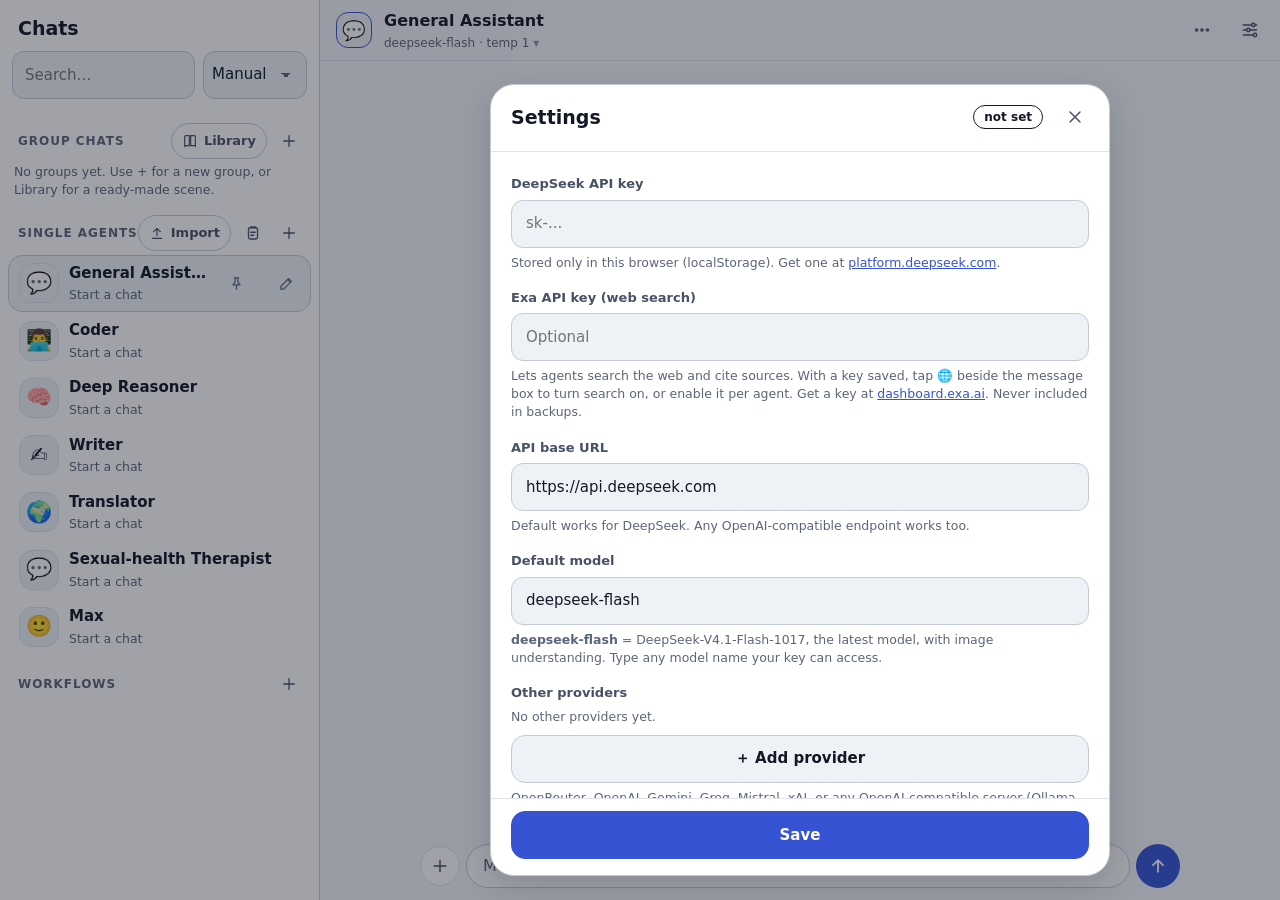
<file: index.html>
<!doctype html>
<html lang="en">
<head>
<meta charset="utf-8" />
<meta name="viewport" content="width=device-width, initial-scale=1, viewport-fit=cover, interactive-widget=resizes-content" />
<meta name="theme-color" content="#0b0f17" />
<meta name="apple-mobile-web-app-capable" content="yes" />
<meta name="mobile-web-app-capable" content="yes" />
<meta name="apple-mobile-web-app-status-bar-style" content="black-translucent" />
<meta name="apple-mobile-web-app-title" content="DS Agents" />
<link rel="manifest" href="manifest.json" />
<link rel="icon" type="image/png" sizes="192x192" href="icon-192.png" />
<link rel="apple-touch-icon" href="icon-192.png" />
<meta name="color-scheme" content="dark light" />
<title>DeepSeek Agents</title>
<link rel="stylesheet" href="styles.css?v=20261117b" />
</head>
<body>
  <header>
    <button class="icon-btn" id="menuBtn" aria-label="Open chats"><svg class="i" viewBox="0 0 24 24" aria-hidden="true"><path d="M4 7h16M4 12h16M4 17h16"/></svg></button>
    <span class="h-avatar" id="hAvatar" aria-hidden="true">💬</span>
    <div class="title" role="button" tabindex="0" title="Change model">
      <div class="name" id="hAgent">DeepSeek Agents</div>
      <div class="sub" id="hSub">Open the menu to pick an agent</div>
    </div>
    <button class="icon-btn" id="moodBtn" type="button" aria-label="Moods" title="Moods" hidden><svg class="i" viewBox="0 0 24 24" aria-hidden="true"><path d="M12 20s-7-4.4-7-10a4 4 0 0 1 7-2.6A4 4 0 0 1 19 10c0 5.6-7 10-7 10z"/></svg></button>
    <button class="icon-btn" id="chatMenuBtn" type="button" aria-label="Chat options" title="Chat options: download, duplicate, clear"><svg class="i" viewBox="0 0 24 24" aria-hidden="true"><circle cx="5.5" cy="12" r="1.3"/><circle cx="12" cy="12" r="1.3"/><circle cx="18.5" cy="12" r="1.3"/></svg></button>
    <button class="icon-btn" id="setBtn" aria-label="Settings" title="Settings"><svg class="i" viewBox="0 0 24 24" aria-hidden="true"><path d="M4 6h10M18 6h2M4 12h4M12 12h8M4 18h12"/><circle cx="16" cy="6" r="2"/><circle cx="10" cy="12" r="2"/><circle cx="18" cy="18" r="2"/></svg></button>
  </header>
  <div class="find-bar" id="findBar" hidden>
    <input class="field" id="findInput" type="search" placeholder="Find in this chat" autocomplete="off" enterkeyhint="search" aria-label="Find in this chat" />
    <span id="findCount" aria-live="polite"></span>
    <button class="icon-btn" id="findPrev" type="button" aria-label="Older match"><svg class="i" viewBox="0 0 24 24" aria-hidden="true"><path d="M6 15l6-6 6 6"/></svg></button>
    <button class="icon-btn" id="findNext" type="button" aria-label="Newer match"><svg class="i" viewBox="0 0 24 24" aria-hidden="true"><path d="M6 9l6 6 6-6"/></svg></button>
    <button class="icon-btn" id="findClose" type="button" aria-label="Close find"><svg class="i" viewBox="0 0 24 24" aria-hidden="true"><path d="M6 6l12 12M18 6L6 18"/></svg></button>
  </div>

  <div id="chatBg" aria-hidden="true"></div>
  <main id="chat"></main>
  <button id="jumpToLatest" type="button" hidden><svg class="i" viewBox="0 0 24 24" aria-hidden="true"><path d="M12 5v14M6 13l6 6 6-6"/></svg>Latest</button>

  <div class="workflow-progress" id="workflowProgress"></div>
  <div class="recap-card" id="recapCard" hidden aria-live="polite"></div>
  <div class="responders" id="responders"></div>

  <div class="workflow-actions" id="workflowActions">
    <div class="summary" id="workflowActionText"></div>
    <div class="cost-note" id="workflowCostNote"></div>
    <textarea class="field" id="reviewGuidance" placeholder="Optional guidance for the final synthesis…"></textarea>
    <div class="workflow-action-row">
      <button class="btn primary" id="approveSynthesis"><svg class="i" viewBox="0 0 24 24" aria-hidden="true"><path d="M5 12.5l4.5 4.5L19 7.5"/></svg>Approve &amp; synthesize</button>
      <button class="btn primary" id="resumeWorkflow"><svg class="i" viewBox="0 0 24 24" aria-hidden="true"><path d="M8 5.5l10 6.5-10 6.5z"/></svg>Resume workflow</button>
      <button class="btn danger" id="cancelWorkflow">Cancel run</button>
    </div>
  </div>

  <div class="lock-screen" id="lockScreen" hidden role="dialog" aria-modal="true" aria-labelledby="lockTitle">
    <img src="icon-192.png" alt="" width="64" height="64" />
    <h2 id="lockTitle">Enter your PIN</h2>
    <div class="lock-dots" id="lockDots" aria-hidden="true"></div>
    <div class="lock-msg" id="lockMsg" aria-live="polite"></div>
    <div class="lock-pad" id="lockPad"><button type="button" data-k="1">1</button><button type="button" data-k="2">2</button><button type="button" data-k="3">3</button><button type="button" data-k="4">4</button><button type="button" data-k="5">5</button><button type="button" data-k="6">6</button><button type="button" data-k="7">7</button><button type="button" data-k="8">8</button><button type="button" data-k="9">9</button><button type="button" data-k="del" aria-label="Delete">⌫</button><button type="button" data-k="0">0</button><button type="button" data-k="ok" id="lockOk" aria-label="Done">✓</button></div>
    <div class="lock-links"><button type="button" class="btn ghost" id="lockForgot">Forgot PIN?</button><button type="button" class="btn ghost" id="lockCancel" hidden>Cancel</button></div>
  </div>
  <div class="director-bar" id="directorBar" hidden></div>
  <div class="attachments" id="attachments" aria-live="polite"></div>
  <input id="imageFiles" type="file" accept="image/jpeg,image/png,image/webp,image/gif" multiple hidden />
  <div class="director-bar" id="whisperBar" hidden></div>
  <div class="director-bar" id="queueBar" hidden></div>
  <div class="idea-row" id="ideaRow" hidden></div>
  <div class="composer-tools" id="composerTools" hidden>
    <button id="attachBtn" type="button" aria-label="Attach images" title="Attach images or paste a screenshot"><svg class="i" viewBox="0 0 24 24" aria-hidden="true"><path d="M20 11.5l-8.2 8.2a5 5 0 0 1-7.1-7.1l8.2-8.2a3.3 3.3 0 0 1 4.7 4.7l-8.2 8.2a1.7 1.7 0 0 1-2.4-2.4l7.5-7.5"/></svg><span>Photo</span></button>
    <button id="webBtn" type="button" aria-label="Web search" aria-pressed="false" hidden><svg class="i" viewBox="0 0 24 24" aria-hidden="true"><circle cx="12" cy="12" r="8.5"/><path d="M3.5 12h17M12 3.5c2.4 2.4 3.5 5.3 3.5 8.5s-1.1 6.1-3.5 8.5c-2.4-2.4-3.5-5.3-3.5-8.5s1.1-6.1 3.5-8.5z"/></svg><span id="webBtnLabel">Web search</span></button>
    <button id="draftBtn" type="button" aria-label="Write my reply" title="Write my reply: draft your next message from the conversation"><svg class="i" viewBox="0 0 24 24" aria-hidden="true"><path d="M12 4l1.8 5.2L19 11l-5.2 1.8L12 18l-1.8-5.2L5 11l5.2-1.8z"/></svg><span>Draft</span></button>
    <button id="ideasBtn" type="button" aria-label="Ideas: three suggested replies"><svg class="i" viewBox="0 0 24 24" aria-hidden="true"><path d="M9 18h6M10 21h4M12 3a6 6 0 0 0-3.5 10.9c.6.5 1 1.2 1 2.1h5c0-.9.4-1.6 1-2.1A6 6 0 0 0 12 3z"/></svg><span>Ideas</span></button>
    <button id="whisperBtn" type="button" aria-label="Whisper to one character" hidden><svg class="i" viewBox="0 0 24 24" aria-hidden="true"><path d="M4 5h16v11H9l-5 4z"/><path d="M9 10h.01M12 10h.01M15 10h.01"/></svg><span>Whisper</span></button>
  </div>
  <div class="composer">
    <button id="toolsBtn" type="button" aria-label="More: photo, web search, write my reply" aria-expanded="false" aria-controls="composerTools"><svg class="i" viewBox="0 0 24 24" aria-hidden="true"><path d="M12 5v14M5 12h14"/></svg></button>
    <textarea id="input" rows="1" placeholder="Message your agent…" enterkeyhint="send"></textarea>
    <button class="send" id="sendBtn" aria-label="Send message"><svg class="i" viewBox="0 0 24 24" aria-hidden="true"><path d="M12 19V5M6 11l6-6 6 6"/></svg></button>
  </div>

  <div class="status" id="toast" role="status" aria-live="polite"></div>

  <!-- Scrim -->
  <div class="scrim" id="scrim"></div>

  <!-- Agents drawer -->
  <aside class="sheet drawer" id="drawer" aria-label="Chats">
    <h3><span class="grow">Chats</span><button class="icon-btn close-drawer" type="button" data-close aria-label="Close"><svg class="i" viewBox="0 0 24 24" aria-hidden="true"><path d="M6 6l12 12M18 6L6 18"/></svg></button></h3>
    <div class="drawer-tools">
      <input class="field" id="drawerSearch" type="search" placeholder="Search…" aria-label="Search names and messages" autocomplete="off" />
      <select class="field" id="drawerSort" aria-label="Sort">
        <option value="manual">Manual</option>
        <option value="recent">Recent</option>
        <option value="name">A–Z</option>
      </select>
    </div>
    <div class="body">
      <div class="sect"><span class="sect-label">Group chats</span><span style="display:flex"><button class="sect-btn" id="openLibrary" type="button" title="Ready-made roleplay scenes"><svg class="i" viewBox="0 0 24 24" aria-hidden="true"><path d="M4 5.5A1.5 1.5 0 0 1 5.5 4H11v15H5.5A1.5 1.5 0 0 0 4 20.5z"/><path d="M20 5.5A1.5 1.5 0 0 0 18.5 4H13v15h5.5a1.5 1.5 0 0 1 1.5 1.5z"/></svg>Library</button><button class="icon-btn" id="addGroup" type="button" aria-label="New group" title="New group"><svg class="i" viewBox="0 0 24 24" aria-hidden="true"><path d="M12 5v14M5 12h14"/></svg></button></span></div>
      <div id="groupList"></div>
      <div class="sect"><span class="sect-label">Single agents</span><span style="display:flex"><button class="sect-btn" id="importCard" type="button" title="Import a character card (PNG or JSON)"><svg class="i" viewBox="0 0 24 24" aria-hidden="true"><path d="M12 16V5M7 10l5-5 5 5M5 20h14"/></svg>Import</button><button class="icon-btn" id="pasteAgent" type="button" aria-label="Paste a setup" title="Paste a setup block for a character"><svg class="i" viewBox="0 0 24 24" aria-hidden="true"><rect x="6" y="5" width="12" height="15" rx="2"/><path d="M9 5V4h6v1M9 11h6M9 15h4"/></svg></button><button class="icon-btn" id="addAgent" type="button" aria-label="New agent" title="New agent"><svg class="i" viewBox="0 0 24 24" aria-hidden="true"><path d="M12 5v14M5 12h14"/></svg></button></span></div>
      <div id="agentList"></div>
      <div id="characterList"></div>
      <div id="workflowSect">
      <div class="sect"><span class="sect-label">Workflows</span><button class="icon-btn" id="addWorkflow" type="button" aria-label="New workflow" title="New workflow"><svg class="i" viewBox="0 0 24 24" aria-hidden="true"><path d="M12 5v14M5 12h14"/></svg></button></div>
      <div id="workflowList"></div>
      </div>
    </div>
  </aside>

  <!-- Settings sheet -->
  <section class="sheet bottom" id="settings">
    <h3><span class="grow">Settings</span><span class="pill" id="connPill">not set</span><button class="icon-btn" type="button" data-close aria-label="Close"><svg class="i" viewBox="0 0 24 24" aria-hidden="true"><path d="M6 6l12 12M18 6L6 18"/></svg></button></h3>
    <div class="body">
      <label>DeepSeek API key</label>
      <input class="field" id="apiKey" type="password" placeholder="sk-..." autocomplete="off" />
      <div class="hint">Stored only in this browser (localStorage). Get one at <a href="https://platform.deepseek.com/api_keys" target="_blank" rel="noopener">platform.deepseek.com</a>.</div>

      <label for="exaKey">Exa API key (web search)</label>
      <input class="field" id="exaKey" type="password" placeholder="Optional" autocomplete="off" />
      <div class="hint">Lets agents search the web and cite sources. With a key saved, tap 🌐 beside the message box to turn search on, or enable it per agent. Get a key at <a href="https://dashboard.exa.ai/api-keys" target="_blank" rel="noopener">dashboard.exa.ai</a>. Never included in backups.</div>

      <label>API base URL</label>
      <input class="field" id="baseUrl" value="https://api.deepseek.com" />
      <div class="hint">Default works for DeepSeek. Any OpenAI-compatible endpoint works too.</div>

      <label>Default model</label>
      <input class="field" id="defModel" list="models" value="deepseek-flash" />
      <datalist id="models">
        <option value="deepseek-flash"></option>
      </datalist>
      <div class="hint"><b>deepseek-flash</b> = DeepSeek-V4.1-Flash-1017, the latest model, with image understanding. Type any model name your key can access.</div>

      <label>Other providers</label>
      <div id="providerList"></div>
      <button class="btn" id="addProvider" type="button" style="width:100%;margin-top:8px">＋ Add provider</button>
      <div class="hint">OpenRouter, OpenAI, Gemini, Groq, Mistral, xAI, or any OpenAI-compatible server (Ollama, LM Studio). Choose a provider per agent in its editor. Keys stay in this browser and are never included in backups.</div>

      <label>Message buttons</label>
      <label class="toggle-row"><input id="showSpeak" type="checkbox" checked /> <span>Read aloud 🔊</span></label>
      <label class="toggle-row"><input id="showPin" type="checkbox" checked /> <span>Pin to story memory 📌</span></label>
      <div class="hint" style="margin-top:-6px">Turn off to hide these buttons in every chat. Saved memory and voices are kept.</div>
      <label class="toggle-row"><input id="notifyReplies" type="checkbox" /> <span>Notify me when a reply is ready 🔔</span></label>
      <div class="hint" style="margin-top:-6px">When you switch apps or lock the phone while a reply is being written, you get a notification with its first lines. Tap it to come back to that chat.</div>
      <label class="toggle-row"><input id="lockOn" type="checkbox" /> <span>App lock with a PIN 🔒</span></label>
      <div id="lockAfterRow" hidden>
        <label for="lockAfter">Lock again after leaving the app for</label>
        <select class="field" id="lockAfter"><option value="0">Immediately</option><option value="1">1 minute</option><option value="5">5 minutes</option><option value="15">15 minutes</option><option value="60">1 hour</option></select>
      </div>
      <div class="hint" style="margin-top:-2px">Keeps your chats private from people around you. Notifications then say only "New reply". The PIN is stored as a hash in this browser and is never in backups.</div>
      <label class="toggle-row"><input id="matureDefault" type="checkbox" checked /> <span>Mature content on by default (I'm an adult) 🔞</span></label>
      <div class="hint" style="margin-top:-6px">Every agent, roleplay group and imported card gets mature mode and mature moods, with no extra confirmations. The app adds no content limits; all characters are adults. DeepSeek's own service rules still apply on its side.</div>
      <label class="toggle-row"><input id="recapOn" type="checkbox" checked /> <span>"Previously…" recap when I come back</span></label>
      <div class="hint" style="margin-top:-6px">After 6 hours away from a chat with 8+ messages, a short catch-up appears above the message box (1 small request, cached).</div>
      <label class="toggle-row"><input id="autoSpeak" type="checkbox" /> <span>Read new replies aloud automatically</span></label>
      <div class="hint" style="margin-top:-6px">Hands-free: each new reply in the open chat is read with that character's voice (set in the agent editor), even when the 🔊 buttons are hidden.</div>

      <label for="deviceSelect">Phone</label>
      <select class="field" id="deviceSelect">
        <option value="auto">Automatic</option>
        <option value="samsung">Samsung Galaxy S25+</option>
        <option value="honor">Honor Magic 8 Lite</option>
        <option value="other">Other phone</option>
      </select>
      <div class="hint">Saved on this phone only. Honor Magic 8 Lite (or Other phone) uses a layout made for browsers that jump or cut the screen when the keyboard opens; Automatic and Samsung keep the normal one.</div>

      <label for="themeSelect">Theme</label>
      <select class="field" id="themeSelect">
        <option value="">Match this device</option>
        <option value="dark">Dark</option>
        <option value="light">Light</option>
      </select>

      <label>Accent colour</label>
      <div class="swatch-row" id="accentRow" role="group" aria-label="Accent colour"></div>
      <div class="appearance-grid">
        <div><label for="textSize">Text size</label>
          <select class="field" id="textSize"><option value="14">Small</option><option value="16">Default</option><option value="18">Large</option><option value="20">Larger</option><option value="22">Huge</option></select></div>
        <div><label for="msgFont">Reading font</label>
          <select class="field" id="msgFont"><option value="system">System</option><option value="serif">Book (serif)</option><option value="mono">Typewriter</option></select></div>
      </div>
      <label for="density">Message spacing</label>
      <select class="field" id="density"><option value="comfortable">Comfortable</option><option value="compact">Compact</option></select>
      <label class="toggle-row"><input id="bubbles" type="checkbox" /> <span>Show AI replies in bubbles</span></label>
      <div class="hint" style="margin-top:-6px">Chat backgrounds: ⋯ → Chat background in any chat.</div>

      <label for="ctxLimit">History sent to the AI</label>
      <select class="field" id="ctxLimit">
        <option value="0">Unlimited — entire conversation</option>
        <option value="100">Last 100 messages</option>
        <option value="50">Last 50 messages</option>
        <option value="20">Last 20 messages</option>
      </select>
      <label class="toggle-row"><input id="ctxSummary" type="checkbox" /> <span>Summarize older messages</span></label>
      <div class="hint">Default for every chat. Any agent, group, or workflow can override it in its editor — for example, keep a big chat Unlimited while others send less. Limiting history makes long chats cheaper; with summaries on, older messages are condensed by one short extra request about every 10 messages. Saved chats are never shortened. The model's own context window (1M tokens for DeepSeek V4) still applies.</div>

      <label>Sync between devices</label>
      <button class="btn" id="syncOpen" type="button" style="width:100%"><svg class="i" viewBox="0 0 24 24" aria-hidden="true"><path d="M20 12a8 8 0 0 1-14.3 4.9M4 12a8 8 0 0 1 14.3-4.9"/><path d="M18 3v4h-4M6 21v-4h4"/></svg>Sync chats…</button>
      <div class="hint" id="syncSummary">Not set up</div>

      <label>Backup</label>
      <div class="row2">
        <button class="btn" id="exportBackup" type="button"><svg class="i" viewBox="0 0 24 24" aria-hidden="true"><path d="M12 4v11M7 10l5 5 5-5M5 20h14"/></svg>Export</button>
        <button class="btn" id="importBackup" type="button"><svg class="i" viewBox="0 0 24 24" aria-hidden="true"><path d="M12 16V5M7 10l5-5 5 5M5 20h14"/></svg>Import</button>
      </div>
      <input id="backupFile" type="file" accept="application/json,.json" hidden />
      <button class="btn ghost" id="exportChat" type="button" style="width:100%;margin-top:8px"><svg class="i" viewBox="0 0 24 24" aria-hidden="true"><path d="M7 3h7l5 5v13H7z"/><path d="M14 3v5h5M10 13h6M10 17h6"/></svg>Export current chat as Markdown</button>
      <div class="hint">Saves agents, groups, workflows, and every conversation (with images) to a JSON file. Your API key is never included. Import replaces everything except the key.</div>

      <div style="margin-top:14px" class="kv"><span>Storage used</span><b id="storageInfo">…</b></div>
      <div class="kv"><span>Last backup</span><b id="lastBackup">never</b></div>
      <button class="btn" id="checkKey" type="button" style="width:100%;margin-top:12px"><svg class="i" viewBox="0 0 24 24" aria-hidden="true"><circle cx="8" cy="15" r="4"/><path d="M10.8 12.2L19 4M16 7l3 3"/></svg>Check key &amp; balance</button>
      <div class="hint" id="keyStatus" aria-live="polite"></div>

      <div style="margin-top:14px" class="kv"><span>Account balance / usage</span><b><a href="https://platform.deepseek.com/usage" target="_blank" rel="noopener" style="display:inline-flex;align-items:center;gap:6px">Open <svg class="i" viewBox="0 0 24 24" aria-hidden="true"><path d="M14 5h5v5M19 5l-8 8"/><path d="M18 14v4a2 2 0 0 1-2 2H6a2 2 0 0 1-2-2V8a2 2 0 0 1 2-2h4"/></svg></a></b></div>
    </div>
    <div class="foot">
      <button class="btn primary" id="saveSettings">Save</button>
    </div>
  </section>

  <!-- Message text editor -->
  <section class="sheet bottom" id="messageEditor">
    <h3><span class="grow">Edit message</span><button class="icon-btn" type="button" data-close aria-label="Close"><svg class="i" viewBox="0 0 24 24" aria-hidden="true"><path d="M6 6l12 12M18 6L6 18"/></svg></button></h3>
    <div class="body">
      <label for="messageEditText">Message text</label>
      <textarea class="field" id="messageEditText" rows="8"></textarea>
      <div class="hint">Every save keeps the old text as a version (switch with ‹ ›). <b>Save &amp; regenerate</b> also gets a new AI reply to your edited message; the previous reply stays as a version too.</div>
    </div>
    <div class="foot">
      <button class="btn primary" id="saveRegenEdit" type="button">Save &amp; regenerate</button>
      <button class="btn" id="saveMessageEdit" type="button">Save</button>
      <button class="btn ghost" type="button" data-close>Cancel</button>
    </div>
  </section>

  <input id="cardFile" type="file" accept=".png,.json,image/png,application/json" hidden />
  <!-- Character card import -->
  <section class="sheet bottom" id="cardSheet">
    <h3><span class="grow">Import character card</span><button class="icon-btn" type="button" data-close aria-label="Close"><svg class="i" viewBox="0 0 24 24" aria-hidden="true"><path d="M6 6l12 12M18 6L6 18"/></svg></button></h3>
    <div class="body">
      <div id="cardPreview" class="card-preview"></div>
      <label for="cardGreeting">Greeting</label>
      <select class="field" id="cardGreeting"></select>
      <label for="cardMode">Start as</label>
      <select class="field" id="cardMode">
        <option value="scene">Roleplay scene (recommended)</option>
        <option value="single">Single chat</option>
      </select>
      <label for="cardUserName">Your name (fills in {{user}})</label>
      <input class="field" id="cardUserName" placeholder="Who you play" autocomplete="off" list="personaNames" />
      <label class="toggle-row"><input id="cardMature" type="checkbox" /> <span>Mature character (adults only)</span></label>
      <label class="toggle-row" id="cardAdultRow" hidden><input id="cardAdult" type="checkbox" /> <span>I confirm I am an adult</span></label>
      <div class="hint">Creates an agent with the card's picture and prompt, and a chat that opens with its greeting. Mood tracking is on. Everything stays editable.</div>
    </div>
    <div class="foot">
      <button class="btn primary" id="cardImportBtn" type="button">Import</button>
      <button class="btn" data-close>Cancel</button>
    </div>
  </section>

  <datalist id="personaNames"></datalist>
  <!-- Scenario library -->
  <section class="sheet bottom" id="librarySheet">
    <h3><span class="grow">Scenario library</span><button class="icon-btn" type="button" data-close aria-label="Close"><svg class="i" viewBox="0 0 24 24" aria-hidden="true"><path d="M6 6l12 12M18 6L6 18"/></svg></button></h3>
    <div class="body">
      <button class="btn" id="openSetup" type="button" style="width:100%;margin-top:12px">📋 Paste a setup</button>
      <div class="hint" style="margin-top:12px">Ready-made mature roleplay scenes. Adding one creates its characters as agents and a roleplay group with mature mode and mood tracking on. All characters are adult women. Everything stays editable.</div>
      <label for="libUserName">Your character name</label>
      <input class="field" id="libUserName" placeholder="Who you play" autocomplete="off" list="personaNames" />
      <label class="toggle-row"><input id="libAdult" type="checkbox" /> <span>I confirm I am an adult</span></label>
      <div id="libraryList"></div>
    </div>
  </section>

  <!-- Paste setup: one block creates characters, a group, persona, memory and world info -->
  <section class="sheet bottom" id="setupSheet">
    <h3><span class="grow">Paste a setup</span><button class="icon-btn" type="button" data-close aria-label="Close"><svg class="i" viewBox="0 0 24 24" aria-hidden="true"><path d="M6 6l12 12M18 6L6 18"/></svg></button></h3>
    <div class="body">
      <div class="hint" style="margin-top:12px">Paste a setup block you were sent. It creates the characters (in a group chat or each in their own chat), your persona, story memory and world info at once. Nothing is sent anywhere.</div>
      <label for="setupName">Your character name</label>
      <input class="field" id="setupName" placeholder="Who you play" autocomplete="off" list="personaNames" />
      <label for="setupText">Setup block</label>
      <button class="btn" id="setupClip" type="button" style="width:100%;margin-bottom:8px">📋 Paste from clipboard</button>
      <textarea class="field" id="setupText" rows="7" placeholder="Paste the setup block here" autocomplete="off" spellcheck="false"></textarea>
      <div class="hint" id="setupStatus" aria-live="polite"></div>
      <ul class="setup-list" id="setupPreview"></ul>
      <label class="toggle-row" id="setupAdultRow"><input id="setupAdult" type="checkbox" /> <span>I confirm I am an adult</span></label>
      <button class="btn primary" id="setupCreate" type="button" style="width:100%" disabled>Create</button>
    </div>
  </section>

  <!-- Provider editor -->
  <section class="sheet bottom" id="providerSheet">
    <h3><span class="grow" id="pvTitle">Add provider</span><button class="icon-btn" type="button" data-close aria-label="Close"><svg class="i" viewBox="0 0 24 24" aria-hidden="true"><path d="M6 6l12 12M18 6L6 18"/></svg></button></h3>
    <div class="body">
      <div id="pvPresetRow">
        <label for="pvPreset">Service</label>
        <select class="field" id="pvPreset"></select>
      </div>
      <div class="hint" id="pvHint"></div>
      <label for="pvName">Name</label>
      <input class="field" id="pvName" autocomplete="off" />
      <label for="pvBase">Base URL</label>
      <input class="field" id="pvBase" placeholder="https://…/v1" autocomplete="off" inputmode="url" />
      <label for="pvKey">API key</label>
      <input class="field" id="pvKey" type="password" placeholder="Leave empty for local servers" autocomplete="off" />
      <label for="pvModel">Default model</label>
      <div class="voice-row"><input class="field" id="pvModel" list="pvModels" placeholder="Model id" autocomplete="off" />
        <button class="btn" id="pvLoad" type="button">Load models</button></div>
      <datalist id="pvModels"></datalist>
      <div class="hint" id="pvStatus" aria-live="polite"></div>
    </div>
    <div class="foot">
      <button class="btn primary" id="pvSave" type="button">Save provider</button>
      <button class="btn danger" id="pvDelete" type="button" style="flex:0 0 auto">Delete</button>
    </div>
  </section>

  <!-- Chat background -->
  <section class="sheet bottom" id="bgSheet">
    <h3><span class="grow">Chat background</span><button class="icon-btn" type="button" data-close aria-label="Close"><svg class="i" viewBox="0 0 24 24" aria-hidden="true"><path d="M6 6l12 12M18 6L6 18"/></svg></button></h3>
    <div class="body">
      <div class="bg-tiles" id="bgTiles"></div>
      <div id="bgDimRow">
        <label for="bgDim">Dim the background <span id="bgDimValue" class="dim-value">45%</span></label>
        <input id="bgDim" type="range" min="0" max="85" step="5" value="45" class="range" />
      </div>
      <input id="bgFile" type="file" accept="image/jpeg,image/png,image/webp" hidden />
      <button class="btn" id="bgForAll" type="button" style="width:100%;margin-top:12px">Use this for every chat without its own</button>
      <div class="hint">Photos are resized and kept in this browser with the chat (and in backups). AI replies switch to bubbles over a background so they stay readable.</div>
    </div>
  </section>

  <!-- Quick model switcher -->
  <section class="sheet bottom" id="modelSheet">
    <h3><span class="grow" id="qmTitle">Model</span><button class="icon-btn" type="button" data-close aria-label="Close"><svg class="i" viewBox="0 0 24 24" aria-hidden="true"><path d="M6 6l12 12M18 6L6 18"/></svg></button></h3>
    <div class="body">
      <div id="qmMembers"></div>
      <div id="qmAgent">
        <div id="qmProviderRow"><label for="qmProvider">Provider</label><select class="field" id="qmProvider"></select></div>
        <label for="qmModel">Model</label>
        <div class="voice-row"><input class="field" id="qmModel" list="qmModelList" autocomplete="off" /><button class="btn" id="qmLoad" type="button">Load models</button></div>
        <datalist id="qmModelList"></datalist>
        <label for="qmThink">Thinking</label>
        <select class="field" id="qmThink">
          <option value="off">Off — non-thinking, fastest</option>
          <option value="low">Low effort</option>
          <option value="high">High effort</option>
          <option value="max">Max effort — deepest, slowest</option>
        </select>
        <div id="qmTempRow"><label for="qmTemp">Temperature <span id="qmTempVal" class="dim-value">1.0</span></label>
          <input id="qmTemp" class="range" type="range" min="0" max="1.5" step="0.1" value="1" /></div>
        <div class="hint">Everything else (prompt, memory, voice…) is in the agent editor.</div>
      </div>
    </div>
    <div class="foot"><button class="btn primary" id="qmSave" type="button">Save</button></div>
  </section>

  <!-- Sync between devices -->
  <section class="sheet bottom" id="syncSheet">
    <h3><span class="grow">Sync between devices</span><button class="icon-btn" type="button" data-close aria-label="Close"><svg class="i" viewBox="0 0 24 24" aria-hidden="true"><path d="M6 6l12 12M18 6L6 18"/></svg></button></h3>
    <div class="body">
      <div class="sync-status" id="syncStatus" aria-live="polite">Not set up on this device.</div>
      <div id="syncReady" hidden>
        <label class="toggle-row"><input type="checkbox" id="syAuto" checked /><span>Automatically back up when I leave</span></label>
        <div class="hint">Also saves shortly after chat changes. A background worker attempts to finish the encrypted upload after closing. Offline or interrupted uploads retry when you reopen the app.</div>
        <div class="row2" style="margin-top:12px">
          <button class="btn primary" id="syUp" type="button">⬆ Upload this device</button>
          <button class="btn" id="syDown" type="button">⬇ Get synced chats</button>
        </div>
        <div id="syChoice" class="sync-choice" hidden>
          <div class="hint" id="syChoiceText" style="margin-top:0"></div>
          <button class="btn primary" id="syMerge" type="button" style="width:100%">Merge: keep both, newest version of each chat wins</button>
          <button class="btn danger" id="syReplace" type="button" style="width:100%;margin-top:8px">Replace this device with the synced copy</button>
        </div>
        <div class="hint">Use Get synced chats on your other device to merge the latest copy. Looks, text size, Phone, app lock and API keys stay per device.</div>
      </div>
      <div id="syncSetup">
        <div class="hint" style="margin-top:0">Your chats travel through a private Gist in your own GitHub account, encrypted on this device with your sync password, so nobody, GitHub included, can read them.</div>
      </div>
      <label for="syDevice">This device's name</label>
      <input class="field" id="syDevice" placeholder="e.g. Samsung S25+, Honor, Laptop" autocomplete="off" maxlength="40" />
      <label for="syToken">GitHub token</label>
      <input class="field" id="syToken" type="password" placeholder="Paste once per device (kept only here)" autocomplete="off" />
      <div class="hint"><a href="https://github.com/settings/tokens/new?scopes=gist&amp;description=DeepSeek%20Agents%20sync" target="_blank" rel="noopener">Create a token with only the “gist” permission ↗</a></div>
      <label for="syPass">Sync password</label>
      <input class="field" id="syPass" type="password" placeholder="At least 8 characters, same on every device" autocomplete="new-password" />
      <div class="hint">If you forget it, the synced copy can't be opened (the chats on each device are not affected).</div>
      <button class="btn ghost" id="syForget" type="button" style="width:100%;margin-top:10px">Turn off sync on this device</button>
    </div>
    <div class="foot"><button class="btn primary" id="sySave" type="button">Save</button></div>
  </section>

  <!-- Message actions (long-press) -->
  <section class="sheet bottom" id="msgMenu">
    <h3><span class="grow mm-preview" id="mmPreview"></span><button class="icon-btn" type="button" data-close aria-label="Close"><svg class="i" viewBox="0 0 24 24" aria-hidden="true"><path d="M6 6l12 12M18 6L6 18"/></svg></button></h3>
    <div class="body menu-list">
      <div class="menu-grid">
        <button class="menu-item" id="mmCopy" type="button"><svg class="i" viewBox="0 0 24 24" aria-hidden="true"><rect x="9" y="9" width="11" height="11" rx="2"/><path d="M5 15V6a2 2 0 0 1 2-2h8"/></svg><span><b>Copy</b></span></button>
        <button class="menu-item" id="mmEdit" type="button"><svg class="i" viewBox="0 0 24 24" aria-hidden="true"><path d="M4 20h4L19 9l-4-4L4 16z"/></svg><span><b>Edit</b></span></button>
        <button class="menu-item" id="mmStar" type="button"><svg class="i" viewBox="0 0 24 24" aria-hidden="true"><path d="M12 3.5l2.6 5.3 5.9.9-4.2 4.1 1 5.8L12 16.9l-5.3 2.7 1-5.8-4.2-4.1 5.9-.9z"/></svg><span><b>Bookmark</b></span></button>
        <button class="menu-item" id="mmSpeak" type="button"><svg class="i" viewBox="0 0 24 24" aria-hidden="true"><path d="M5 9v6h4l5 4V5L9 9z"/><path d="M17 9a4 4 0 0 1 0 6"/></svg><span><b>Read aloud</b></span></button>
        <button class="menu-item" id="mmPin" type="button"><svg class="i" viewBox="0 0 24 24" aria-hidden="true"><path d="M9 4h6M10 4v6l-3 4h10l-3-4V4M12 14v6"/></svg><span><b>To memory</b></span></button>
        <button class="menu-item" id="mmRegen" type="button"><svg class="i" viewBox="0 0 24 24" aria-hidden="true"><path d="M20 12a8 8 0 1 1-2.3-5.7M20 4v5h-5"/></svg><span><b>Regenerate</b></span></button>
        <button class="menu-item" id="mmBranch" type="button"><svg class="i" viewBox="0 0 24 24" aria-hidden="true"><circle cx="6" cy="5" r="2"/><circle cx="6" cy="19" r="2"/><circle cx="18" cy="9" r="2"/><path d="M6 7v10M18 11c0 4-6 3-12 6"/></svg><span><b>Branch from here</b></span></button>
        <button class="menu-item danger" id="mmDelete" type="button"><svg class="i" viewBox="0 0 24 24" aria-hidden="true"><path d="M5 7h14M10 7V4h4v3M7 7l1 13h8l1-13"/></svg><span><b>Delete</b></span></button>
      </div>
      <div class="hint">Branch from here starts a new chat with the story up to this message (with its director notes, chapters and background); the original stays as it is.</div>
    </div>
  </section>

  <!-- Stats -->
  <section class="sheet bottom" id="statsSheet">
    <h3><span class="grow">Chat stats</span><button class="icon-btn" type="button" data-close aria-label="Close"><svg class="i" viewBox="0 0 24 24" aria-hidden="true"><path d="M6 6l12 12M18 6L6 18"/></svg></button></h3>
    <div class="body" id="statsBody"></div>
  </section>

  <!-- Bookmarks -->
  <section class="sheet bottom" id="bookmarkSheet">
    <h3><span class="grow">Bookmarks</span><button class="icon-btn" type="button" data-close aria-label="Close"><svg class="i" viewBox="0 0 24 24" aria-hidden="true"><path d="M6 6l12 12M18 6L6 18"/></svg></button></h3>
    <div class="body"><div id="bookmarkList"></div></div>
  </section>

  <!-- Chapters -->
  <section class="sheet bottom" id="chapterSheet">
    <h3><span class="grow">Chapters</span><button class="icon-btn" type="button" data-close aria-label="Close"><svg class="i" viewBox="0 0 24 24" aria-hidden="true"><path d="M6 6l12 12M18 6L6 18"/></svg></button></h3>
    <div class="body">
      <div id="chapterList"></div>
      <label for="chapterTitle">New chapter</label>
      <input class="field" id="chapterTitle" placeholder="Name (optional), e.g. The storm" autocomplete="off" maxlength="80" />
      <div class="hint">The chapter begins with the next message. The characters are told which chapter the story is in, and .txt downloads include the chapter breaks.</div>
    </div>
    <div class="foot"><button class="btn primary" id="chapterStart" type="button">Start new chapter</button></div>
  </section>

  <!-- World info -->
  <section class="sheet bottom" id="worldSheet">
    <h3><span class="grow" id="worldTitle">World info</span><button class="icon-btn" type="button" data-close aria-label="Close"><svg class="i" viewBox="0 0 24 24" aria-hidden="true"><path d="M6 6l12 12M18 6L6 18"/></svg></button></h3>
    <div class="body">
      <div id="worldList"></div>
      <div class="hint">A green dot means the entry will be sent with the next reply. Entries from imported character cards appear here too.</div>
    </div>
    <div class="foot"><button class="btn primary" id="worldAdd" type="button">＋ Add entry</button></div>
  </section>
  <section class="sheet bottom" id="worldEntrySheet">
    <h3><span class="grow" id="weTitle">New entry</span><button class="icon-btn" type="button" data-close aria-label="Close"><svg class="i" viewBox="0 0 24 24" aria-hidden="true"><path d="M6 6l12 12M18 6L6 18"/></svg></button></h3>
    <div class="body">
      <label for="weName">Name</label>
      <input class="field" id="weName" placeholder="e.g. The Moretti family" autocomplete="off" />
      <label for="weKeys">Keywords</label>
      <input class="field" id="weKeys" placeholder="Moretti, the family, Don Carlo" autocomplete="off" />
      <div class="hint">Comma separated. When any keyword appears in the last few messages, the entry is sent.</div>
      <label for="weContent">What the characters should know</label>
      <textarea class="field" id="weContent" rows="6" placeholder="The Morettis run the docks. Nadia's brother owes them 20,000 and has two weeks to pay."></textarea>
      <label class="toggle-row"><input id="weAlways" type="checkbox" /> <span>Always include (no keywords needed)</span></label>
    </div>
    <div class="foot">
      <button class="btn primary" id="weSave" type="button">Save entry</button>
      <button class="btn ghost" id="weBack" type="button" style="flex:0 0 auto">Back</button>
      <button class="btn danger" id="weDelete" type="button" style="flex:0 0 auto">Delete</button>
    </div>
  </section>

  <!-- Story memory -->
  <section class="sheet bottom" id="memorySheet">
    <h3><span class="grow" id="memTitle">Story memory</span><button class="icon-btn" type="button" data-close aria-label="Close"><svg class="i" viewBox="0 0 24 24" aria-hidden="true"><path d="M6 6l12 12M18 6L6 18"/></svg></button></h3>
    <div class="body">
      <label class="toggle-row"><input type="checkbox" id="memAuto" /><span>Learn important facts automatically</span></label>
      <div class="hint">Every six completed replies, the AI checks for a lasting change and can save one note.</div>
      <div class="hint" id="memAuditStatus">Existing learned memories are reviewed every 24 messages. Pinned facts are never rewritten.</div>
      <details class="learned-memory"><summary id="memLearnedCount">Learned automatically</summary><div id="memLearned" class="hint"></div></details>
      <label for="memText">Pinned facts</label>
      <div class="hint">These are sent with every reply. Add one fact per line.</div>
      <textarea class="field" id="memText" rows="7" placeholder="Rin and Nadia met at the bar on a rainy night.&#10;Nadia's brother owes money to the Moretti family."></textarea>
      <button class="btn" id="memSuggest" type="button" style="margin-top:10px;width:100%"><svg class="i" viewBox="0 0 24 24" aria-hidden="true"><path d="M12 4l1.8 5.2L19 11l-5.2 1.8L12 18l-1.8-5.2L5 11l5.2-1.8z"/></svg>Suggest new facts from the chat</button>
      <div class="hint">Reads the last 40 messages (1 request) and proposes facts that are not remembered yet. Pick the ones to keep.</div>
      <div id="memSuggestions" class="mem-suggestions"></div>
      <button class="btn" id="memAddPicked" type="button" style="width:100%" hidden>Add selected facts</button>
    </div>
    <div class="foot">
      <button class="btn primary" id="memSave" type="button">Save memory</button>
    </div>
  </section>

  <!-- Scene presence -->
  <section class="sheet bottom" id="presenceSheet">
    <h3><span class="grow">Who’s here</span><button class="icon-btn" type="button" data-close aria-label="Close"><svg class="i" viewBox="0 0 24 24" aria-hidden="true"><path d="M6 6l12 12M18 6L6 18"/></svg></button></h3>
    <div class="body">
      <div class="hint" style="margin-top:0">Choose who is present for future messages. Away characters cannot reply or see events they missed. New messages record their witnesses; older untracked messages are treated as shared.</div>
      <div id="presenceList"></div>
    </div>
    <div class="foot"><button class="btn primary" id="savePresence" type="button">Save presence</button></div>
  </section>

  <!-- Scene director -->
  <section class="sheet bottom" id="directorSheet">
    <h3><span class="grow">Scene director</span><button class="icon-btn" type="button" data-close aria-label="Close"><svg class="i" viewBox="0 0 24 24" aria-hidden="true"><path d="M6 6l12 12M18 6L6 18"/></svg></button></h3>
    <div class="body">
      <div class="hint" style="margin-top:0">Steer the story without writing it into the chat. Characters follow these quietly and never see them as your words.</div>
      <label for="dirNext">Next reply only</label>
      <textarea class="field" id="dirNext" rows="3" placeholder="e.g. She finally admits why she came back."></textarea>
      <div class="dir-presets" id="dirNextPresets"></div>
      <button class="btn" id="dirTwist" type="button" style="margin-top:8px"><svg class="i" viewBox="0 0 24 24" aria-hidden="true"><rect x="4" y="4" width="16" height="16" rx="3"/><circle cx="9" cy="9" r="1.2"/><circle cx="15" cy="15" r="1.2"/><circle cx="15" cy="9" r="1.2"/><circle cx="9" cy="15" r="1.2"/></svg>Surprise me</button>
      <div class="hint">Used once, then cleared. 🎲 Surprise me suggests a twist from the recent story (1 small request).</div>
      <label for="dirNote">Author's note — every reply</label>
      <textarea class="field" id="dirNote" rows="4" placeholder="e.g. Slow burn. Present tense. Keep replies under 200 words."></textarea>
      <div class="dir-presets" id="dirPresets"></div>
      <div class="hint">Stays on for this chat until you clear it. Sent after the latest message, where it has the most effect.</div>
    </div>
    <div class="foot">
      <button class="btn primary" id="dirSave" type="button">Save</button>
      <button class="btn ghost" id="dirClear" type="button" style="flex:0 0 auto">Clear</button>
    </div>
  </section>

  <!-- Chat options -->
  <section class="sheet bottom" id="chatMenu">
    <h3><span class="grow" id="chatMenuTitle">This chat</span><button class="icon-btn" type="button" data-close aria-label="Close"><svg class="i" viewBox="0 0 24 24" aria-hidden="true"><path d="M6 6l12 12M18 6L6 18"/></svg></button></h3>
    <div class="body menu-list">
      <div id="replyModeBox" hidden>
        <div class="menu-sect">Who replies</div>
        <select class="field" id="replyMode" aria-label="Who replies after you send"></select>
        <div class="hint" id="replyModeHint" style="margin:4px 2px 0"></div>
      </div>
      <div class="menu-sect">Story</div>
      <div class="menu-grid">
      <button class="menu-item" id="dirMenu" type="button" title="Steer the next reply, set an author's note"><svg class="i" viewBox="0 0 24 24" aria-hidden="true"><path d="M4 11h16v8a1 1 0 0 1-1 1H5a1 1 0 0 1-1-1z"/><path d="M4 11L3.2 7.6 18.6 3.8l.8 3.4z"/><path d="M8.2 6.6l2.4 3.1M13.2 5.4l2.4 3.1"/></svg><span><b>Director</b></span></button>
      <button class="menu-item" id="moodMenu" type="button" title="See and set each character's mood" hidden><svg class="i" viewBox="0 0 24 24" aria-hidden="true"><path d="M12 20s-7-4.4-7-10a4 4 0 0 1 7-2.6A4 4 0 0 1 19 10c0 5.6-7 10-7 10z"/></svg><span><b>Moods</b></span></button>
      <button class="menu-item" id="chapterMenu" type="button" title="Name the story's turning points and jump between them"><svg class="i" viewBox="0 0 24 24" aria-hidden="true"><path d="M5 4h9a3 3 0 0 1 3 3v13H8a3 3 0 0 1-3-3z"/><path d="M5 17a3 3 0 0 1 3-3h9M9 8h5"/></svg><span><b>Chapters</b></span></button>
      <button class="menu-item" id="memMenu" type="button" title="Facts the characters always remember; AI suggestions"><svg class="i" viewBox="0 0 24 24" aria-hidden="true"><path d="M12 3l1.9 4.6L19 8.2l-3.8 3.4 1.1 5L12 14.1 7.7 16.6l1.1-5L5 8.2l5.1-.6z"/></svg><span><b>Memory</b></span></button>
      <button class="menu-item" id="presenceMenu" type="button" hidden><svg class="i" viewBox="0 0 24 24" aria-hidden="true"><circle cx="9" cy="8" r="3"/><path d="M3 20v-3a6 6 0 0 1 12 0v3M16 5a3 3 0 0 1 0 6M21 20v-3a6 6 0 0 0-3-5"/></svg><span><b>Who’s here</b></span></button>
      <button class="menu-item" id="worldMenu" type="button" title="Places, people and lore sent when they come up"><svg class="i" viewBox="0 0 24 24" aria-hidden="true"><path d="M4 5.5C4 4.7 4.7 4 5.5 4H11v16H5.5A1.5 1.5 0 0 1 4 18.5zM20 5.5c0-.8-.7-1.5-1.5-1.5H13v16h5.5c.8 0 1.5-.7 1.5-1.5z"/><path d="M7 8h2M7 11h2M15 8h2M15 11h2"/></svg><span><b>World info</b></span></button>
      <button class="menu-item" id="bookmarkMenu" type="button" title="Messages you starred, to jump back to"><svg class="i" viewBox="0 0 24 24" aria-hidden="true"><path d="M12 3.5l2.6 5.3 5.9.9-4.2 4.1 1 5.8L12 16.9l-5.3 2.7 1-5.8-4.2-4.1 5.9-.9z"/></svg><span><b>Bookmarks</b></span></button>
      </div>
      <div class="menu-sect">This chat</div>
      <div class="menu-grid">
      <button class="menu-item" id="bgMenu" type="button" title="A photo or ambience behind this chat"><svg class="i" viewBox="0 0 24 24" aria-hidden="true"><rect x="3.5" y="4.5" width="17" height="15" rx="2.5"/><circle cx="9" cy="10" r="1.8"/><path d="M4 17l5-4.5 4 3.5 3-2.5 4 3.5"/></svg><span><b>Background</b></span></button>
      <button class="menu-item" id="findMenu" type="button" title="Search this chat's messages"><svg class="i" viewBox="0 0 24 24" aria-hidden="true"><circle cx="11" cy="11" r="6.5"/><path d="M20 20l-4.2-4.2"/></svg><span><b>Find</b></span></button>
      <button class="menu-item" id="statsMenu" type="button" title="Messages, words, tokens and who talks most"><svg class="i" viewBox="0 0 24 24" aria-hidden="true"><path d="M5 20V10M12 20V4M19 20v-7"/></svg><span><b>Stats</b></span></button>
      <button class="menu-item" id="duplicateChatBtn" type="button" title="An independent copy with all messages"><svg class="i" viewBox="0 0 24 24" aria-hidden="true"><rect x="8" y="8" width="12" height="12" rx="2"/><path d="M16 8V6a2 2 0 0 0-2-2H6a2 2 0 0 0-2 2v8a2 2 0 0 0 2 2h2"/></svg><span><b>Duplicate</b></span></button>
      <button class="menu-item" id="clockMenu" type="button" aria-pressed="false" title="Let this chat know your current local date and time"><svg class="i" viewBox="0 0 24 24" aria-hidden="true"><circle cx="12" cy="12" r="9"/><path d="M12 7v5l3 2"/></svg><span><b>Real-time clock</b><small id="clockMenuState">Off</small></span></button>
      <button class="menu-item danger" id="clearBtn" type="button" title="You can undo for a few seconds"><svg class="i" viewBox="0 0 24 24" aria-hidden="true"><path d="M4 20h16"/><path d="M6.5 16.5l8-8a2 2 0 0 1 2.8 0l1.2 1.2a2 2 0 0 1 0 2.8L13 18H8z"/></svg><span><b>Clear chat</b></span></button>
      </div>
      <div class="menu-sect">Save &amp; share</div>
      <div class="menu-grid">
      <button class="menu-item" id="copyToGroupBtn" type="button" title="Copy this personal chat and its history into a new group"><svg class="i" viewBox="0 0 24 24" aria-hidden="true"><circle cx="9" cy="8" r="3.5"/><path d="M3 20a6 6 0 0 1 12 0M16 4.6a3.5 3.5 0 0 1 0 6.8M18 20a6 6 0 0 0-2.6-5"/></svg><span><b>Copy to group</b></span></button>
      <button class="menu-item" id="dlTxt" type="button" title="A .txt file you can open anywhere"><svg class="i" viewBox="0 0 24 24" aria-hidden="true"><path d="M12 4v11M7 10l5 5 5-5M5 20h14"/></svg><span><b>Text (.txt)</b></span></button>
      <button class="menu-item" id="shareTxt" type="button" hidden><svg class="i" viewBox="0 0 24 24" aria-hidden="true"><circle cx="18" cy="5.5" r="2.5"/><circle cx="6" cy="12" r="2.5"/><circle cx="18" cy="18.5" r="2.5"/><path d="M8.2 10.8l7.6-4M8.2 13.2l7.6 4"/></svg><span><b>Share</b></span></button>
      <button class="menu-item" id="dlMd" type="button" title="Keeps formatting, for notes apps"><svg class="i" viewBox="0 0 24 24" aria-hidden="true"><path d="M7 3h7l5 5v13H7z"/><path d="M14 3v5h5M10 13h6M10 17h6"/></svg><span><b>Markdown</b></span></button>
      </div>
    </div>
  </section>

  <!-- Moods sheet -->
  <section class="sheet bottom" id="moodSheet">
    <h3><span class="grow">Moods</span><button class="icon-btn" type="button" data-close aria-label="Close"><svg class="i" viewBox="0 0 24 24" aria-hidden="true"><path d="M6 6l12 12M18 6L6 18"/></svg></button></h3>
    <div class="body" id="moodList"></div>
  </section>

  <!-- Agent editor sheet -->
  <section class="sheet bottom" id="editor">
    <h3><span class="grow" id="edTitle">New agent</span><button class="icon-btn" type="button" data-close aria-label="Close"><svg class="i" viewBox="0 0 24 24" aria-hidden="true"><path d="M6 6l12 12M18 6L6 18"/></svg></button></h3>
    <div class="body">
      <div class="ed-identity">
        <button class="avatar-tile" id="edAvatarPick" type="button" aria-label="Choose a photo"><span id="edAvatarPreview" aria-hidden="true"></span><small id="edAvatarPickLabel">Add photo</small></button>
        <div class="ed-identity-fields">
          <label for="edName">Name</label>
          <input class="field" id="edName" placeholder="e.g. Elena" />
          <div class="ed-emoji-row">
            <label for="edEmoji">Emoji</label>
            <input class="field" id="edEmoji" maxlength="8" value="🤖" placeholder="None" aria-describedby="emojiHint" />
            <button class="btn ghost" id="edAvatarRemove" type="button">Remove photo</button>
          </div>
        </div>
      </div>
      <input id="edAvatarFile" type="file" accept="image/jpeg,image/png,image/webp" hidden />
      <button class="btn ghost" id="edExportCard" type="button" style="width:100%;margin-top:10px"><svg class="i" viewBox="0 0 24 24" aria-hidden="true"><path d="M12 4v11M7 10l5 5 5-5M5 20h14"/></svg>Export as character card (.png)</button>
      <label>Name colour in group chats</label>
      <div class="swatch-row" id="edColorRow" role="group" aria-label="Name colour"></div>
      <label for="edOpener">First message</label>
      <select class="field" id="edOpener">
        <option value="off">You start</option>
        <option value="ai">The agent starts (written fresh by the AI)</option>
        <option value="text">The agent starts with a fixed greeting</option>
      </select>
      <div id="edGreetingRow" hidden>
        <textarea class="field" id="edGreeting" rows="3" placeholder="The agent's first message, e.g. *She looks up from her desk.* &quot;You're late.&quot;"></textarea>
      </div>
      <div class="hint" style="margin-top:4px">Used whenever a chat with this agent is new or cleared.</div>
      <label for="edPrompt">Who this agent is</label>
      <textarea class="field" id="edPrompt" placeholder="Who they are, how they speak, what they know, and any rules for their replies."></textarea>
      <div id="edProviderRow">
        <label for="edProvider">Provider</label>
        <select class="field" id="edProvider"></select>
      </div>
      <label for="edModel">Model</label>
      <div class="voice-row"><input class="field" id="edModel" list="edModelList" placeholder="Settings default (deepseek-flash)" autocomplete="off" />
        <button class="btn" id="edLoadModels" type="button">Load models</button></div>
      <datalist id="edModelList"></datalist>
      <label for="edThink">Thinking</label>
          <select class="field" id="edThink">
            <option value="off">Off — non-thinking, fastest</option>
            <option value="low">Low effort</option>
            <option value="high">High effort (DeepSeek default)</option>
            <option value="max">Max effort — deepest, slowest</option>
          </select>
      <div class="temp-block" id="edTempBlock">
        <label for="edTemp">Temperature <span id="tempVal">1.0</span></label>
        <input id="edTemp" type="range" min="0" max="1.5" step="0.1" value="1" />
        <div class="hint" id="edTempHint">0.0 for code and maths · 1.0 for chat · 1.3 for creative writing and roleplay</div>
      </div>
      <label for="edMaxTokens">Reply length</label>
      <select class="field" id="edMaxTokens">
        <option value="">Provider default (DeepSeek: 8K tokens, 64K with thinking)</option>
        <option value="32768">Long — up to 32K tokens</option>
        <option value="131072">Very long — up to 128K tokens</option>
        <option value="max">Maximum — up to 384K tokens</option>
      </select>
      <div class="hint">Only an upper bound: replies are billed for what is actually written. If a reply still stops early, Continue finishes it.</div>
      <div id="edVoiceRow">
        <label for="edVoice">Voice for Read aloud</label>
        <div class="voice-row"><select class="field" id="edVoice"><option value="">Automatic</option></select>
          <button class="btn" id="edVoiceTest" type="button">Test</button></div>
        <div class="hint">Uses this device's built-in voices. Automatic gives each character its own voice.</div>
      </div>
      <label class="toggle-row"><input id="edThoughts" type="checkbox" /> <span>Reveal inner thoughts 💭 under each reply</span></label>
      <label for="edInitiative">Messages you first 💌</label>
      <select class="field" id="edInitiative"><option value="off">Off</option><option value="rarely">Rarely — after 12 h away, once a day</option><option value="sometimes">Sometimes — after 4 h away, up to 3 a day</option><option value="often">Often — after 1 h away, up to 6 a day</option></select>
      <div class="hint">When you come back after being away, this agent may have written to you first.</div>
      <label class="toggle-row"><input id="edBond" type="checkbox" /> <span>Track the relationship ❤ (0–100)</span></label>
      <label class="toggle-row"><input id="edWebSearch" type="checkbox" /> <span>Always search the web before replying (needs an Exa key)</span></label>
      <label class="toggle-row"><input id="edMoods" type="checkbox" /> <span>Track mood (for character agents)</span></label>
      <div class="hint" style="margin-top:-6px">The agent reports its mood after each reply; the heart button in the header shows the history and sets its mood for the next reply.</div>
      <label class="toggle-row"><input id="edMatureMoods" type="checkbox" /> <span>Include mature moods — flirty, horny and more (adults only)</span></label>
      <label for="edMemory">Story memory</label>
      <textarea class="field" id="edMemory" placeholder="One fact per line, e.g. Elena knows Rin lied about the ring."></textarea>
      <div class="hint">Always sent to the characters so they stay consistent. Add from any message with the 📌 button.</div>
      <label for="edHistory">History sent to the AI</label>
      <select class="field" id="edHistory">
        <option value="">Use Settings default</option>
        <option value="0">Unlimited — entire conversation</option>
        <option value="100">Last 100 messages</option>
        <option value="50">Last 50 messages</option>
        <option value="20">Last 20 messages</option>
      </select>
    </div>
    <div class="foot foot-stack">
      <button class="btn primary" id="saveAgent">Save agent</button>
      <div class="foot-row">
      <button class="btn" id="dupAgent"><svg class="i" viewBox="0 0 24 24" aria-hidden="true"><rect x="8" y="8" width="12" height="12" rx="2"/><path d="M16 8V6a2 2 0 0 0-2-2H6a2 2 0 0 0-2 2v8a2 2 0 0 0 2 2h2"/></svg>Duplicate</button>
      <button class="btn danger" id="delAgent">Delete</button>
      </div>
    </div>
  </section>

  <!-- Group editor sheet -->
  <section class="sheet bottom" id="groupEditor">
    <h3><span class="grow" id="grTitle">New group</span><button class="icon-btn" type="button" data-close aria-label="Close"><svg class="i" viewBox="0 0 24 24" aria-hidden="true"><path d="M6 6l12 12M18 6L6 18"/></svg></button></h3>
    <div class="body">
      <div class="row2">
        <div style="flex:0 0 84px">
          <label>Icon</label>
          <input class="field" id="grEmoji" maxlength="8" value="👥" placeholder="None" style="text-align:center;font-size:22px" />
        </div>
        <div>
          <label>Name</label>
          <input class="field" id="grName" placeholder="e.g. Brainstorm room" />
        </div>
      </div>
      <label>Members — tap to add or remove; ↑ ↓ set the speaking order</label>
      <div id="grMembers"></div>
      <label for="grRounds">Discussion rounds (used by Discuss)</label>
      <input class="field" id="grRounds" type="number" min="1" max="10" step="1" value="2" />
      <label for="grMemory">Story memory</label>
      <textarea class="field" id="grMemory" placeholder="One fact per line, e.g. Elena knows Rin lied about the ring."></textarea>
      <div class="hint">Always sent to the characters so they stay consistent. Add from any message with the 📌 button.</div>
      <label for="grHistory">History sent to the AI</label>
      <select class="field" id="grHistory">
        <option value="">Use Settings default</option>
        <option value="0">Unlimited — entire conversation</option>
        <option value="100">Last 100 messages</option>
        <option value="50">Last 50 messages</option>
        <option value="20">Last 20 messages</option>
      </select>
      <label class="toggle-row"><input id="grRoleplay" type="checkbox" /> <span>Roleplay mode</span></label>
      <div id="grRpFields" style="display:none">
        <label>Setting / scenario</label>
        <textarea class="field" id="grRpSetting" placeholder="World, tone, premise, and important facts"></textarea>
        <label>Opening scene</label>
        <textarea class="field" id="grRpOpening" placeholder="Optional first scene shown before the story begins"></textarea>
        <label for="grPersona">Saved persona</label>
        <div class="voice-row"><select class="field" id="grPersona"><option value="">Choose a saved persona…</option></select>
          <button class="btn" id="grSavePersona" type="button">Save as persona</button></div>
        <label>Your character name</label>
        <input class="field" id="grRpUserName" placeholder="Who you play" list="personaNames" />
        <label>Your character</label>
        <textarea class="field" id="grRpUserDescription" placeholder="Identity, personality, appearance, goals, and boundaries"></textarea>
        <label class="toggle-row"><input id="grRpMature" type="checkbox" /> <span>Mature roleplay</span></label>
        <label class="toggle-row" id="grRpAdultRow" style="display:none"><input id="grRpAdult" type="checkbox" /> <span>I confirm I am an adult</span></label>
        <label class="toggle-row"><input id="grRpMoods" type="checkbox" checked /> <span>Track character moods</span></label>
        <label class="toggle-row"><input id="grRpThoughts" type="checkbox" /> <span>Reveal inner thoughts 💭</span></label>
        <label for="grInitiative">Characters message you first 💌</label>
        <select class="field" id="grInitiative"><option value="off">Off</option><option value="rarely">Rarely — after 12 h away, once a day</option><option value="sometimes">Sometimes — after 4 h away, up to 3 a day</option><option value="often">Often — after 1 h away, up to 6 a day</option></select>
        <div class="hint" style="margin-top:4px">When you come back after being away, the character who spoke last may have written to you first.</div>
        <label class="toggle-row"><input id="grClock" type="checkbox" /> <span>Story clock — keep in-story time &amp; weather 🌙</span></label>
        <div class="hint" style="margin-top:-6px">Characters track the day, time and weather (shown in the chat's header, e.g. "🌙 Day 3 · night · rain") and keep them consistent.</div>
        <label class="toggle-row"><input id="grRpBond" type="checkbox" /> <span>Track relationships ❤</span></label>
        <div class="hint" style="margin-top:-6px">Each character keeps a 0–100 closeness to your character that grows or drops with the story, shown as ❤ under their replies.</div>
        <div class="hint" style="margin-top:-6px">Each reply carries the character's private thoughts, shown folded under the message. Other characters never hear them.</div>
        <div class="hint" style="margin-top:-6px">Each reply ends with a hidden mood tag the app reads; set a character's mood from the Moods button in the chat. With Mature roleplay on, mature moods are included: flirty, teasing, passionate, horny, needy, dominant, submissive, satisfied.</div>
        <div class="sect-label">AI characters</div>
        <div id="grRpCharacters"></div>
      </div>
      <div class="hint">In a group chat, send a message then tap who replies, write @Name to pick directly, use Auto to let a quick model call choose, or Discuss to let members reply to each other for the set number of rounds. Each agent sees the others' replies (labelled by name).</div>
    </div>
    <div class="foot">
      <button class="btn primary" id="saveGroup">Save group</button>
      <button class="btn danger" id="delGroup" style="flex:0 0 auto">Delete</button>
    </div>
  </section>

  <!-- Workflow editor sheet -->
  <section class="sheet bottom" id="workflowEditor">
    <h3><span class="grow" id="wfTitle">New workflow</span><button class="icon-btn" type="button" data-close aria-label="Close"><svg class="i" viewBox="0 0 24 24" aria-hidden="true"><path d="M6 6l12 12M18 6L6 18"/></svg></button></h3>
    <div class="body">
      <div class="row2">
        <div style="flex:0 0 84px">
          <label>Icon</label>
          <input class="field" id="wfEmoji" maxlength="8" value="🔎" placeholder="None" style="text-align:center;font-size:22px" />
        </div>
        <div>
          <label>Name</label>
          <input class="field" id="wfName" placeholder="e.g. Research council" />
        </div>
      </div>
      <label>Template</label>
      <select class="field" id="wfTemplate">
        <option value="research">Research</option>
        <option value="coding">Coding</option>
        <option value="decision">Decision</option>
        <option value="custom">Custom</option>
      </select>
      <label for="wfHistory">History sent to the AI</label>
      <select class="field" id="wfHistory">
        <option value="">Use Settings default</option>
        <option value="0">Unlimited — entire conversation</option>
        <option value="100">Last 100 messages</option>
        <option value="50">Last 50 messages</option>
        <option value="20">Last 20 messages</option>
      </select>
      <div class="hint">For workflows this is the earlier conversation each role sees with a new task. Every role receives it, so large histories multiply cost.</div>
      <label>Roles — 2 to 5, executed from top to bottom</label>
      <div id="wfRoles"></div>
      <button class="add-agent" id="addWfRole"><svg class="i" viewBox="0 0 24 24" aria-hidden="true"><path d="M12 5v14M5 12h14"/></svg>Add role</button>
      <div class="hint">Work roles create solutions. Critique roles challenge them. The final role must be the only synthesizer.</div>
    </div>
    <div class="foot" style="flex-wrap:wrap">
      <button class="btn primary" id="saveWorkflow">Save workflow</button>
      <button class="btn danger" id="delWorkflow" style="flex:0 0 auto">Delete</button>
    </div>
  </section>

<script src="core.js?v=20261117b"></script>
<script src="app.js?v=20261117b"></script>
</body>
</html>
</file>
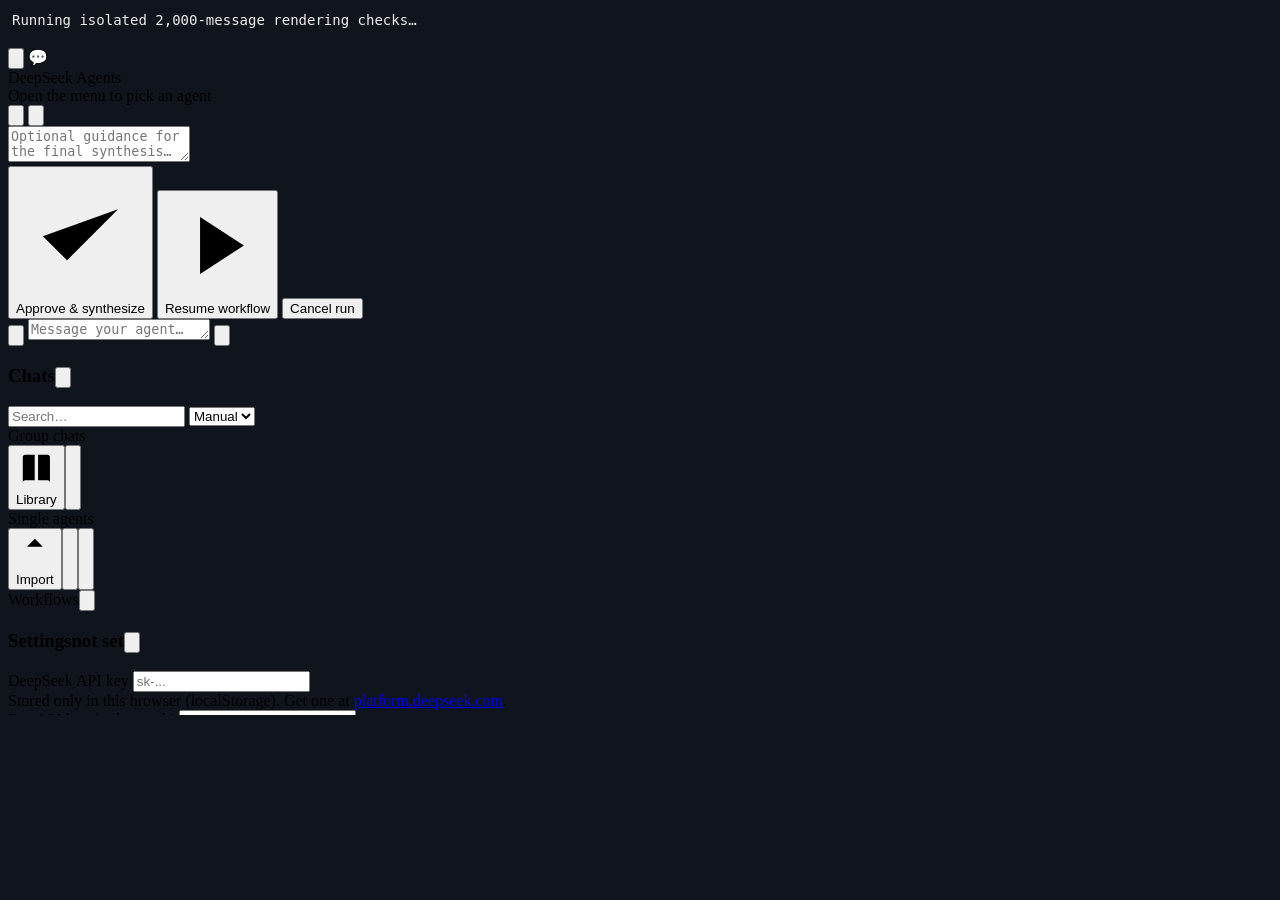
<file: tests/scrolling-preview.html>
<!doctype html><meta charset="utf-8"><title>Long chat rendering checks</title>
<style>body{margin:0;background:#10151d;color:#eee;font:14px system-ui}pre{white-space:pre-wrap;margin:12px}iframe{width:100%;height:75vh;border:0}</style>
<pre id="results">Running isolated 2,000-message rendering checks…</pre>
<iframe id="fixture" sandbox="allow-scripts" title="Isolated test chat"></iframe>
<script>
// The iframe has an opaque origin, in-memory storage, and a mock API. No real keys or chats are accessed.
function seedFixture(){
  const fixtureData=new Map();
  const fixtureHistory=Array.from({length:2000},(_,i)=>({role:i%2?'assistant':'user',content:'Message '+i+': '+('A short paragraph for a long conversation. ').repeat(12),...(i%2?{reasoning:('Reasoning kept collapsed. ').repeat(60)}:{})}));
  fixtureData.set('ds_agents',JSON.stringify([{id:'fixture',name:'Performance fixture',emoji:'💬',prompt:'Test',model:'deepseek-flash',temp:1,think:'off'}]));
  fixtureData.set('ds_cur','fixture');fixtureData.set('ds_conv_fixture',JSON.stringify(fixtureHistory));
  fixtureData.set('ds_key','fixture-only');
  return {getItem:k=>fixtureData.get(k)??null,setItem:(k,v)=>fixtureData.set(k,String(v)),removeItem:k=>fixtureData.delete(k)};
}
async function fixtureApi(){
  const wire=Array.from({length:350},()=> 'data: '+JSON.stringify({choices:[{delta:{content:'word '}}]})+'\n\n').join('')+'data: [DONE]\n\n';
  return new Response(new ReadableStream({start(c){c.enqueue(new TextEncoder().encode(wire));c.close();}}),{status:200});
}
async function verifyFixture(){
  const checks=[];const check=(name,ok)=>{checks.push({name,ok:!!ok});if(!ok)throw Error(name);};
  const tick=ms=>new Promise(r=>setTimeout(r,ms));
  try{
    await tick(100);
    const c=document.querySelector('#chat');
    check('All 2000 messages retained',messages.length===2000);
    check('Only 40 message rows rendered initially',c.querySelectorAll('.msg').length===40);
    const originalRow=c.querySelector('.msg'),originalHtml=originalRow.innerHTML;
    check('Collapsed reasoning has no large text nodes',Array.from(c.querySelectorAll('.think')).every(x=>x.textContent===''));
    c.scrollTop=0;c.dispatchEvent(new Event('scroll'));
    const bot=messages.at(-1);bot.streaming=true;
    for(let i=0;i<100;i++){bot.content+=' next';scheduleStreamPaint(bot);}
    await tick(100);
    check('Streaming leaves old rows intact',c.querySelector('.msg')===originalRow&&originalRow.innerHTML===originalHtml);
    check('Scrolling up stays put during streaming',c.scrollTop<5);
    check('Latest button appears when reading above',!document.querySelector('#jumpToLatest').hidden);
    const anchor=originalRow.getBoundingClientRect().top;
    document.querySelector('.older-messages').click();await tick(30);
    check('Earlier messages load in a 40-message batch',c.querySelectorAll('.msg').length===80);
    check('Loading older messages preserves reading position',Math.abs(originalRow.getBoundingClientRect().top-anchor)<8);
    document.querySelector('#jumpToLatest').click();await tick(30);
    check('Latest returns to the bottom',c.scrollHeight-c.clientHeight-c.scrollTop<100);
    const reasoning=c.querySelector('details');reasoning.open=true;await tick(30);
    check('Opening reasoning lazily displays it',reasoning.querySelector('.think').textContent.length>0);
    reasoning.open=false;bot.streaming=false;renderChat();
    c.scrollTop=0;c.dispatchEvent(new Event('scroll'));
    let heartbeat=0;const timer=setInterval(()=>heartbeat++,0);
    const began=performance.now();
    const result=await streamCompletion(curAgent(),buildApiMessages(curAgent()));
    clearInterval(timer);
    check('Buffered SSE yields so UI tasks can run',heartbeat>0);
    check('Every streamed token is retained',result.bot.content==='word '.repeat(350));
    check('A complete response does not force scroll to bottom',c.scrollTop<5);
    check('All history still reaches the API context',buildApiMessages(curAgent()).length===2002);
    check('Rendered message controls still include copy and edit',c.querySelectorAll('.msg-actions').length===81&&c.querySelector('[aria-label="Copy message"]')&&c.querySelector('[aria-label="Edit message"]'));
    const stoppedReply=streamCompletion(curAgent(),buildApiMessages(curAgent()));
    setTimeout(()=>controller?.abort(),0);
    const stopped=await stoppedReply;
    check('Stop interrupts a buffered response before all tokens render',stopped.aborted&&stopped.bot.content.length<'word '.repeat(350).length);
    parent.postMessage({fixtureResult:{passed:checks.length,checks,streamMilliseconds:Math.round(performance.now()-began),heartbeat,retainedMessages:messages.length,renderedMessages:c.querySelectorAll('.msg').length}},'*');
  }catch(error){parent.postMessage({fixtureResult:{checks,error:String(error)}},'*');}
}
window.addEventListener('message',event=>{
  if(event.source!==document.querySelector('#fixture').contentWindow||!event.data?.fixtureResult)return;
  document.querySelector('#results').textContent=JSON.stringify(event.data.fixtureResult,null,2);
});
fetch('../index.html').then(r=>r.text()).then(html=>{
  const prelude='const localStorage=('+seedFixture.toString()+')(); const fetch='+fixtureApi.toString()+';\n';
  html=html.replace('<script>','<script>'+prelude);
  html=html.replace('</scr'+'ipt>','\n('+verifyFixture.toString()+')();\n</scr'+'ipt>');
  document.querySelector('#fixture').srcdoc=html;
}).catch(error=>document.querySelector('#results').textContent=String(error));
</script>
</file>
<file: styles.css>
/* Midnight Ink — design tokens. Components read only these; dark is the default theme. */
:root{
  --bg:#0b0f17; --surface-1:#121826; --surface-2:#182031; --surface-3:#1f2a3d;
  --line:#222c3d; --line-strong:#33405a;
  --text:#e8ebf2; --text-2:#aab3c3; --text-3:#8791a5;
  --accent:#7c9bff; --accent-fill:#4363e6; --accent-soft:rgba(124,155,255,.14); --on-accent:#fff;
  --bubble-user:#1d2b57; --bubble-user-text:#eef1ff; --violet:#b39dfa;
  --danger:#f87171; --danger-fill:#dc2626; --danger-soft:rgba(248,113,113,.10);
  --warn:#fbbf24; --warn-soft:rgba(251,191,36,.10); --ok:#34d399;
  --mood-work:#7c9bff; --mood-social:#5eead4; --mood-fiction:#f2b880; --action-text:#d7b894;
  --code-bg:#0e131d; --scrim:rgba(3,6,12,.66); --mark:rgba(124,155,255,.30);
  --shadow-raised:0 12px 32px rgba(0,0,0,.45);
  --radius-xs:6px; --radius-sm:10px; --radius-md:14px; --radius-lg:20px; --radius-xl:24px; --radius-pill:999px;
  --space-1:4px; --space-2:8px; --space-3:12px; --space-4:16px; --space-5:20px; --space-6:24px; --space-7:32px; --space-8:40px;
  --font:-apple-system,BlinkMacSystemFont,"Segoe UI",system-ui,sans-serif;
  --mono:ui-monospace,"SF Mono",Menlo,Consolas,monospace;
  --dur-fast:120ms; --dur-base:200ms; --dur-drawer:240ms; --dur-sheet:280ms; --ease-out:cubic-bezier(.2,.8,.2,1);
  --safe-b:env(safe-area-inset-bottom,0px); --safe-t:env(safe-area-inset-top,0px);
  --mood:var(--mood-work); --sidebar:320px; --column:760px;
  color-scheme:dark;
}
:root[data-theme="light"]{
  --bg:#f5f6fa; --surface-1:#fff; --surface-2:#eef1f6; --surface-3:#e3e8f0;
  --line:#dde2eb; --line-strong:#c3cad8;
  --text:#121826; --text-2:#475266; --text-3:#5b667a;
  --accent:#3653d4; --accent-fill:#3653d4; --accent-soft:rgba(54,83,212,.10);
  --bubble-user:#e4eaff; --bubble-user-text:#121a3a; --violet:#6a48d6;
  --danger:#c62828; --danger-fill:#c62828; --danger-soft:rgba(198,40,40,.07);
  --warn:#9a5b00; --warn-soft:rgba(154,91,0,.08); --ok:#13795b;
  --mood-work:#3653d4; --mood-social:#0e7469; --mood-fiction:#a5520c; --action-text:#8a5a2b;
  --code-bg:#f1f3f8; --scrim:rgba(18,24,38,.40); --mark:rgba(54,83,212,.18);
  --shadow-raised:0 12px 32px rgba(18,24,38,.16);
  color-scheme:light;
}
@media (prefers-color-scheme: light){
  :root:not([data-theme="dark"]){
    --bg:#f5f6fa; --surface-1:#fff; --surface-2:#eef1f6; --surface-3:#e3e8f0;
    --line:#dde2eb; --line-strong:#c3cad8;
    --text:#121826; --text-2:#475266; --text-3:#5b667a;
    --accent:#3653d4; --accent-fill:#3653d4; --accent-soft:rgba(54,83,212,.10);
    --bubble-user:#e4eaff; --bubble-user-text:#121a3a; --violet:#6a48d6;
    --danger:#c62828; --danger-fill:#c62828; --danger-soft:rgba(198,40,40,.07);
    --warn:#9a5b00; --warn-soft:rgba(154,91,0,.08); --ok:#13795b;
    --mood-work:#3653d4; --mood-social:#0e7469; --mood-fiction:#a5520c; --action-text:#8a5a2b;
    --code-bg:#f1f3f8; --scrim:rgba(18,24,38,.40); --mark:rgba(54,83,212,.18);
    --shadow-raised:0 12px 32px rgba(18,24,38,.16);
    color-scheme:light;
  }
}
body[data-mood="social"]{--mood:var(--mood-social)}
body[data-mood="fiction"]{--mood:var(--mood-fiction)}
body[data-mood="workflow"]{--mood:var(--violet)}

*{box-sizing:border-box;-webkit-tap-highlight-color:transparent}
[hidden]{display:none!important}
html,body{height:100%;margin:0}
body{
  background:var(--bg);color:var(--text);font:16px/1.5 var(--font);
  display:flex;flex-direction:column;height:var(--app-h,100dvh);overflow:hidden;
}
button{font:inherit;color:inherit;cursor:pointer}
button:disabled{cursor:default}
input,textarea,select{font:inherit;color:inherit}
a{color:var(--accent)}
svg.i{display:block;flex:none;width:20px;height:20px;fill:none;stroke:currentColor;stroke-width:1.75;stroke-linecap:round;stroke-linejoin:round}
:focus-visible{outline:2px solid var(--accent);outline-offset:2px}

/* Header */
header{
  display:flex;align-items:center;gap:4px;padding:8px 8px 8px 4px;
  padding-top:calc(8px + var(--safe-t));
  background:var(--bg);border-bottom:1px solid var(--line);position:relative;z-index:5;flex:none;
}
.icon-btn{
  width:44px;height:44px;flex:0 0 auto;display:grid;place-items:center;padding:0;
  border:1px solid transparent;border-radius:12px;background:transparent;color:var(--text-2);
  transition:background var(--dur-fast),color var(--dur-fast);
}
.icon-btn:hover{background:var(--surface-2);color:var(--text)}
.icon-btn:disabled{opacity:.4;background:transparent}
.h-avatar{
  width:36px;height:36px;flex:none;display:grid;place-items:center;border-radius:12px;
  background:var(--surface-2);border:1.5px solid var(--mood);font-size:19px;line-height:1;margin-left:2px;
}
.title{flex:1;min-width:0;display:flex;flex-direction:column;gap:1px;margin-left:8px}
.title .name{font-weight:650;font-size:16px;white-space:nowrap;overflow:hidden;text-overflow:ellipsis}
.title .sub{font-size:12px;color:var(--text-3);white-space:nowrap;overflow:hidden;text-overflow:ellipsis}

/* Chat */
main{
  flex:1;overflow-y:auto;-webkit-overflow-scrolling:touch;
  padding:16px max(16px,calc((100% - var(--column)) / 2)) 12px;
}
#chat{overflow-anchor:none}
.msg{display:flex;flex-direction:column;gap:8px;margin:0 0 22px;min-width:0}
.msg-body{display:flex;flex-direction:column;gap:10px;min-width:0}
.message-text{font-size:var(--msg-size,16px);font-family:var(--msg-font,inherit);line-height:1.6;white-space:pre-wrap;word-wrap:break-word;overflow-wrap:anywhere}
.msg.user{align-items:flex-end}
.msg.user .msg-body{
  max-width:82%;padding:10px 14px;border-radius:20px 20px 6px 20px;
  background:var(--bubble-user);color:var(--bubble-user-text);
}
.msg.user .message-text{line-height:1.5}
.msg.err .msg-body{padding:12px 14px;border-radius:var(--radius-md);background:var(--danger-soft);border:1px solid var(--danger);color:var(--danger)}
.msg.final .msg-body{padding:14px 16px;border-radius:16px;background:var(--surface-1);border:1.5px solid var(--accent);box-shadow:0 0 0 4px var(--accent-soft)}
.msg.final .msg-body::before{content:"Final answer";font-size:12px;font-weight:700;letter-spacing:.06em;text-transform:uppercase;color:var(--accent)}
.msg.flash .msg-body{box-shadow:0 0 0 2px var(--accent);border-radius:var(--radius-md);transition:box-shadow .3s}
.msg em{color:var(--action-text)}
.msg.user em{color:inherit;opacity:.85}
.who{display:flex;align-items:center;gap:8px;min-width:0}
.who .av{width:26px;height:26px;flex:none;display:grid;place-items:center;border-radius:8px;background:var(--surface-2);border:1px solid var(--line);font-size:14px;line-height:1}
.who .who-name{font-size:13px;font-weight:650;color:var(--mood);white-space:nowrap;overflow:hidden;text-overflow:ellipsis}
.who.role .who-name{color:var(--violet)}
.who .who-sub{font-size:12px;color:var(--text-3);white-space:nowrap;overflow:hidden;text-overflow:ellipsis}
.day-divider{
  display:flex;align-items:center;gap:12px;margin:4px 0 20px;font-size:12px;font-weight:650;color:var(--text-3);
  letter-spacing:.02em;white-space:nowrap
}
.day-divider::before,.day-divider::after{content:"";flex:1;height:1px;background:var(--line)}
.older-messages{
  display:flex;align-items:center;gap:8px;margin:0 auto 18px;height:40px;padding:0 16px;
  border:1px solid var(--line-strong);border-radius:var(--radius-pill);background:var(--surface-1);color:var(--text-2);font-size:13px;font-weight:600
}
#jumpToLatest{
  position:fixed;right:18px;bottom:calc(96px + var(--safe-b));z-index:6;display:flex;align-items:center;gap:8px;
  height:44px;padding:0 16px 0 12px;border:1px solid var(--line-strong);border-radius:var(--radius-pill);
  background:var(--surface-3);color:var(--text);font-weight:650;font-size:14px;box-shadow:var(--shadow-raised)
}
#jumpToLatest svg{color:var(--accent)}
body:has(.responders[style*="flex"]) #jumpToLatest,body:has(.workflow-actions[style*="block"]) #jumpToLatest{bottom:calc(160px + var(--safe-b))}
.composer textarea::placeholder{white-space:nowrap;overflow:hidden;text-overflow:ellipsis}
#jumpToLatest[hidden]{display:none}
.msg-meta{display:flex;flex-wrap:wrap;align-items:center;gap:6px;font-size:12px;color:var(--text-3)}
.msg.user .msg-meta{padding-right:4px}
.reply-meta:empty{display:none}
.reply-meta.warn{color:var(--warn);font-weight:550}
.msg-actions{display:flex;align-items:center;gap:2px;flex-wrap:wrap;margin-left:-6px}
.msg.user .msg-actions{margin-left:0;margin-right:-6px}
.copy-msg{
  display:grid;place-items:center;width:36px;height:36px;padding:0;border:1px solid transparent;border-radius:10px;
  background:transparent;color:var(--text-3);transition:background var(--dur-fast),color var(--dur-fast)
}
.copy-msg svg{width:17px;height:17px}
.copy-msg:hover,.copy-msg:focus-visible{color:var(--text);background:var(--surface-2)}
.copy-msg:disabled{opacity:.35}
.copy-msg[hidden]{display:none}
.continue-msg{
  display:inline-flex;width:auto;gap:6px;padding:0 12px 0 9px;border-radius:var(--radius-pill);
  border-color:var(--line-strong);background:var(--surface-2);color:var(--text);font-size:13px;font-weight:600
}
.continue-msg svg{color:var(--accent);width:14px;height:14px}
.continue-msg[hidden]{display:none}
.version-count{font-size:12px;color:var(--text-3);font-variant-numeric:tabular-nums;padding:0 2px}
.edited-label{font-size:12px;color:var(--text-3);padding:0 6px}
.reasoning{color:var(--text-3);font-size:14px}
.reasoning summary{
  display:inline-flex;align-items:center;gap:6px;height:32px;padding:0 12px;border:1px solid var(--line);border-radius:var(--radius-pill);
  cursor:pointer;user-select:none;list-style:none;font-size:13px;font-weight:500
}
.reasoning summary::-webkit-details-marker{display:none}
.reasoning summary::after{content:"";width:6px;height:6px;border-right:1.5px solid currentColor;border-bottom:1.5px solid currentColor;transform:rotate(-45deg);margin-left:2px}
.reasoning[open] summary::after{transform:rotate(45deg) translateY(-2px)}
.reasoning[open] summary{margin-bottom:8px}
.msg .think{display:block;border-left:2px solid var(--line-strong);padding:2px 0 2px 12px;line-height:1.5;white-space:pre-wrap}
.msg code{font:14px/1.4 var(--mono);padding:2px 6px;border-radius:var(--radius-xs);background:var(--surface-2)}
.msg pre{
  position:relative;margin:6px 0;padding:40px 14px 12px;border:1px solid var(--line);border-radius:12px;
  background:var(--code-bg);overflow-x:auto;white-space:pre
}
.msg pre code{background:none;padding:0;font-size:13.5px;line-height:1.6}
.code-copy{
  position:absolute;top:4px;right:6px;display:inline-flex;align-items:center;gap:6px;height:32px;padding:0 10px;
  border:0;border-radius:8px;background:transparent;color:var(--text-2);font-size:12px;font-weight:600
}
.code-copy svg{width:14px;height:14px}
.code-copy:hover{background:var(--surface-2)}
.msg .md-h{font-size:1.06em}
.msg .md-quote{display:inline-block;border-left:3px solid var(--line-strong);padding-left:12px;color:var(--text-2)}
.msg .md-table{overflow-x:auto;margin:6px 0;white-space:normal;border:1px solid var(--line);border-radius:12px}
.msg table{border-collapse:collapse;font-size:14px;line-height:1.45}
.msg th,.msg td{padding:8px 10px;text-align:left;vertical-align:top;border-bottom:1px solid var(--line)}
.msg th{background:var(--surface-2);font-weight:650;white-space:nowrap}
.msg tr:last-child td{border-bottom:0}
.msg img.chat-image{display:block;max-width:100%;max-height:360px;border-radius:14px;border:1px solid var(--line)}
.retry-role{
  align-self:flex-start;display:inline-flex;align-items:center;gap:6px;height:36px;padding:0 12px;
  border:1px solid var(--line-strong);border-radius:var(--radius-sm);background:transparent;color:var(--text-2);font-size:13px;font-weight:500
}
.retry-role svg{width:15px;height:15px}
.scene-card{border:1px dashed var(--line-strong);border-radius:16px;padding:14px 16px;margin:0 0 22px;color:var(--text-2);font-style:italic;font-size:15px;line-height:1.6;white-space:pre-wrap}
.scene-card .who{font-style:normal;margin-bottom:6px;font-size:12px;font-weight:700;letter-spacing:.06em;text-transform:uppercase;color:var(--mood-fiction)}
.empty{max-width:520px;margin:12vh auto 0;padding:0 8px;color:var(--text-2);font-size:16px;line-height:1.55}
.empty h2{color:var(--text);font-size:24px;line-height:1.2;margin:0 0 10px;font-weight:750}
.cursor{display:inline-block;width:2px;height:1.1em;vertical-align:-.15em;margin-left:2px;background:var(--accent);animation:blink 1s steps(2) infinite}
@keyframes blink{50%{opacity:0}}

/* Moods */
.mood{
  --m:var(--text-3);display:inline-flex;align-items:center;gap:6px;height:24px;padding:0 9px;border:1px solid var(--m);
  border-radius:var(--radius-pill);background:transparent;color:var(--m);font-size:12px;font-weight:650;white-space:nowrap
}
button.mood{cursor:pointer}
.mood[hidden]{display:none}
.mood i{width:26px;height:4px;border-radius:2px;background:linear-gradient(90deg,var(--m) var(--lvl,50%),var(--line-strong) var(--lvl,50%))}
.mood-calm{--m:#6fd3c2}.mood-happy{--m:#fbbf24}.mood-playful{--m:#f472b6}.mood-affectionate{--m:#fb7185}
.mood-sad{--m:#60a5fa}.mood-anxious{--m:#c4b5fd}.mood-angry{--m:#f87171}.mood-cold{--m:#9aa8bd}
.mood-shy{--m:#fdba74}.mood-curious{--m:#a3e635}.mood-confident{--m:#38bdf8}.mood-jealous{--m:#4ade80}
.mood-flirty{--m:#e879f9}.mood-teasing{--m:#f0abfc}.mood-passionate{--m:#ff7a59}.mood-horny{--m:#ff5c93}
.mood-needy{--m:#c084fc}.mood-dominant{--m:#fb923c}.mood-submissive{--m:#67e8f9}.mood-satisfied{--m:#34d399}
:root[data-theme="light"] .mood-calm{--m:#0f766e}:root[data-theme="light"] .mood-happy{--m:#a16207}:root[data-theme="light"] .mood-playful{--m:#be185d}
:root[data-theme="light"] .mood-affectionate{--m:#be123c}:root[data-theme="light"] .mood-sad{--m:#1d4ed8}:root[data-theme="light"] .mood-anxious{--m:#6d28d9}
:root[data-theme="light"] .mood-angry{--m:#b91c1c}:root[data-theme="light"] .mood-cold{--m:#475569}
:root[data-theme="light"] .mood-shy{--m:#c2410c}:root[data-theme="light"] .mood-curious{--m:#4d7c0f}:root[data-theme="light"] .mood-confident{--m:#0369a1}
:root[data-theme="light"] .mood-jealous{--m:#15803d}:root[data-theme="light"] .mood-flirty{--m:#a21caf}:root[data-theme="light"] .mood-horny{--m:#9f1239}
:root[data-theme="light"] .mood-teasing{--m:#86198f}:root[data-theme="light"] .mood-passionate{--m:#c2410c}:root[data-theme="light"] .mood-needy{--m:#7e22ce}
:root[data-theme="light"] .mood-dominant{--m:#9a3412}:root[data-theme="light"] .mood-submissive{--m:#0e7490}:root[data-theme="light"] .mood-satisfied{--m:#047857}
@media (prefers-color-scheme: light){
  :root:not([data-theme="dark"]) .mood-calm{--m:#0f766e}:root:not([data-theme="dark"]) .mood-happy{--m:#a16207}:root:not([data-theme="dark"]) .mood-playful{--m:#be185d}
  :root:not([data-theme="dark"]) .mood-affectionate{--m:#be123c}:root:not([data-theme="dark"]) .mood-sad{--m:#1d4ed8}:root:not([data-theme="dark"]) .mood-anxious{--m:#6d28d9}
  :root:not([data-theme="dark"]) .mood-angry{--m:#b91c1c}:root:not([data-theme="dark"]) .mood-cold{--m:#475569}
  :root:not([data-theme="dark"]) .mood-shy{--m:#c2410c}:root:not([data-theme="dark"]) .mood-curious{--m:#4d7c0f}:root:not([data-theme="dark"]) .mood-confident{--m:#0369a1}
  :root:not([data-theme="dark"]) .mood-jealous{--m:#15803d}:root:not([data-theme="dark"]) .mood-flirty{--m:#a21caf}:root:not([data-theme="dark"]) .mood-horny{--m:#9f1239}
  :root:not([data-theme="dark"]) .mood-teasing{--m:#86198f}:root:not([data-theme="dark"]) .mood-passionate{--m:#c2410c}:root:not([data-theme="dark"]) .mood-needy{--m:#7e22ce}
  :root:not([data-theme="dark"]) .mood-dominant{--m:#9a3412}:root:not([data-theme="dark"]) .mood-submissive{--m:#0e7490}:root:not([data-theme="dark"]) .mood-satisfied{--m:#047857}
}
.mood-card{border:1px solid var(--line);background:var(--surface-2);border-radius:16px;padding:14px;margin:12px 0}
.mood-head{display:flex;align-items:center;gap:10px}
.mood-head .av{width:36px;height:36px;flex:none;display:grid;place-items:center;border-radius:12px;background:var(--surface-1);border:1px solid var(--line);font-size:19px}
.mood-head b{flex:1;min-width:0;font-size:15px;white-space:nowrap;overflow:hidden;text-overflow:ellipsis}
.mood-trail{display:flex;flex-wrap:wrap;align-items:center;gap:6px;margin-top:12px;color:var(--text-3);font-size:12px}
.mood-steer{display:flex;align-items:center;gap:12px}
.mood-steer select{flex:1;min-width:0}
.mood-steer input{flex:1;min-width:0}
.mood-steer output{width:24px;text-align:center;font-weight:700;font-variant-numeric:tabular-nums}
.mood-actions{display:flex;gap:10px;margin-top:12px}
@media (max-width:400px){header .icon-btn{width:40px}}

/* Picture avatars (agents imported from cards, or chosen in the editor) */
.av,.h-avatar{overflow:hidden}
.av img,.h-avatar img{width:100%;height:100%;object-fit:cover;display:block}
.avatar-row{display:flex;align-items:center;gap:10px;margin-top:12px}
.avatar-row .av{width:48px;height:48px;flex:none;display:grid;place-items:center;border-radius:14px;background:var(--surface-2);border:1px solid var(--line-strong);font-size:24px}
.avatar-row .btn{flex:none}
/* Card import preview */
.card-preview{margin-top:14px;display:flex;flex-direction:column;gap:10px}
.card-head{display:flex;align-items:center;gap:12px}
.card-head .av{width:64px;height:64px;flex:none;display:grid;place-items:center;border-radius:18px;background:var(--surface-2);border:1.5px solid var(--mood-fiction);font-size:30px}
.card-title{min-width:0;display:flex;flex-direction:column;gap:2px}
.card-title b{font-size:18px}
.card-title small{font-size:12.5px;color:var(--text-3)}
.card-desc{margin:0;font-size:14px;line-height:1.5;color:var(--text-2)}
.card-tags{display:flex;flex-wrap:wrap;gap:6px}
.card-tags span{height:24px;display:inline-flex;align-items:center;padding:0 9px;border:1px solid var(--line-strong);border-radius:var(--radius-pill);font-size:12px;color:var(--text-2)}

/* Scenario library */
.lib-card{border:1px solid var(--line);background:var(--surface-2);border-radius:16px;padding:14px;margin:12px 0;display:flex;flex-direction:column;gap:10px}
.lib-head{display:flex;align-items:center;gap:12px}
.lib-head .av{width:44px;height:44px;flex:none;display:grid;place-items:center;border-radius:14px;background:var(--surface-1);border:1.5px solid var(--mood-fiction);font-size:22px}
.lib-title{min-width:0;display:flex;flex-direction:column;gap:2px}
.lib-title b{font-size:16px}
.lib-title small{font-size:12.5px;color:var(--text-3)}
.lib-tagline{margin:0;font-size:14px;line-height:1.5;color:var(--text-2)}
.lib-card .btn{flex:none}

/* Message actions appear on the latest message, on tap, and on hover with a mouse */
.msg .msg-actions{display:none}
.msg.show-actions .msg-actions,#chat > .msg:last-child .msg-actions{display:flex}
@media (hover:hover){.msg:hover .msg-actions{display:flex}}
.msg.show-actions .msg-body{outline:1px solid var(--line-strong);outline-offset:6px;border-radius:var(--radius-sm)}
.msg.user.show-actions .msg-body{outline:none}
.msg .copy-msg{width:42px;height:42px}
.reply-meta>span+span::before{content:" · ";color:var(--text-3)}
.reply-meta .w{color:var(--warn);font-weight:550}
body[data-mood="fiction"] .msg:not(.show-actions) .tok{display:none}
body[data-mood="fiction"] .msg:not(.show-actions) .reply-meta>.tok:first-child+*::before{content:none}
/* Reply bar: no scrollbar; fade the edge while more chips are off-screen */
.responders{scrollbar-width:none}
.responders::-webkit-scrollbar{display:none}
.responders.more{-webkit-mask-image:linear-gradient(to right,#000 calc(100% - 40px),transparent);mask-image:linear-gradient(to right,#000 calc(100% - 40px),transparent)}
/* Chat list rows read like an inbox */
/* Row buttons only on the open chat (and on hover with a mouse); pinned rows keep a small pin mark */
.agent-row:not(.active) .edit,.agent-row:not(.active) .pin:not(.on){display:none}
.agent-row:not(.active) .pin.on{width:28px}
@media (hover:hover){.agent-row:hover .edit,.agent-row:hover .pin{display:grid;width:40px}}
.agent-row .row-top{display:flex;align-items:baseline;gap:8px;min-width:0}
.agent-row .row-top b{flex:1;min-width:0}
.agent-row .when{flex:none;font-size:12px;color:var(--text-3)}
.agent-row .who-prefix{color:var(--text-2);font-weight:600}
.sect-btn{display:inline-flex;align-items:center;gap:6px;height:36px;padding:0 10px;border:1px solid var(--line-strong);border-radius:var(--radius-pill);
  background:transparent;color:var(--text-2);font-size:13px;font-weight:600;margin-right:4px}
.sect-btn svg{width:16px;height:16px}
.chars-toggle{width:100%;display:flex;align-items:center;justify-content:space-between;min-height:44px;margin-top:6px;padding:0 10px;
  border:0;border-radius:var(--radius-md);background:transparent;color:var(--text-3);font-size:13px;font-weight:650}
.chars-toggle:hover{background:var(--surface-2)}
.chars-toggle svg{width:16px;height:16px}
/* Agent editor */
.foot-stack{flex-direction:column}
.foot-row{display:flex;gap:10px}
.ed-identity{display:flex;gap:14px;align-items:flex-start;margin-top:14px}
.avatar-tile{flex:none;width:96px;display:flex;flex-direction:column;align-items:center;gap:6px;padding:0;border:0;background:none;color:var(--text-2)}
.avatar-tile span{width:96px;height:96px;display:grid;place-items:center;overflow:hidden;border-radius:24px;background:var(--surface-2);
  border:1.5px dashed var(--line-strong);font-size:44px}
.avatar-tile span img{width:100%;height:100%;object-fit:cover}
.avatar-tile small{font-size:12.5px;font-weight:600;color:var(--accent)}
.ed-identity-fields{flex:1;min-width:0}
.ed-identity-fields>label:first-child{margin-top:0}
.ed-emoji-row{display:flex;align-items:center;gap:8px;margin-top:10px}
.ed-emoji-row label{margin:0}
.ed-emoji-row input{width:56px;flex:none;min-height:40px;padding:6px;text-align:center;font-size:20px}
.ed-emoji-row .btn{flex:none;min-height:40px;padding:0 10px;font-size:13px}
.temp-block input[type=range]{width:100%;margin-top:6px}
.temp-block.disabled label,.temp-block.disabled input{opacity:.45}

/* Edit message footer: three equal buttons */
#messageEditor .foot .btn{flex:1 1 0;min-width:0;padding:0 8px;font-size:14px;line-height:1.2;white-space:normal;min-height:52px}

.voice-row{display:flex;gap:8px}
.voice-row select{flex:1;min-width:0}
.voice-row .btn{flex:none}

/* Optional message buttons (Settings → Message buttons) */
body.hide-speak .act-speak,body.hide-pin .act-pin{display:none!important}

/* Character colours */
.msg.tinted{--char:var(--char-d)}
:root[data-theme="light"] .msg.tinted{--char:var(--char-l)}
@media (prefers-color-scheme: light){:root:not([data-theme="dark"]) .msg.tinted{--char:var(--char-l)}}
.msg.tinted .who-name{color:var(--char)}
.msg.tinted .who .av{border-color:color-mix(in srgb,var(--char) 55%,transparent)}
body.bubbles .msg.bot.tinted .msg-body,body.has-bg .msg.bot.tinted .msg-body{border-left:3px solid var(--char)}
#edColorRow{gap:6px}
#edColorRow .swatch{width:30px;height:30px}
.swatch.auto{background:conic-gradient(#f2b880,#8fa8ff,#f48fb1,#5eead4,#c4b0ff,#fcd34d,#86efac,#fca5a5,#f2b880)}

/* Relationship meter */
.reply-meta .bond{display:inline-flex;align-items:center;gap:3px;padding:1px 8px;border-radius:var(--radius-pill);background:color-mix(in srgb,#f472b6 14%,transparent);color:#f472b6;font-weight:650}
.reply-meta .bond i{font-style:normal;font-size:11px;font-weight:700}
.reply-meta .bond i.up{color:var(--ok)}
.reply-meta .bond i.down{color:var(--danger)}

/* ❤ in the Moods sheet */
.bond-panel{display:flex;align-items:center;gap:10px;margin:10px 0 2px;padding:8px 10px;border-radius:12px;background:color-mix(in srgb,#f472b6 10%,transparent)}
.bond-now{font-weight:750;color:#f472b6;font-size:16px;white-space:nowrap}
.bond-text{flex:1;min-width:0;display:flex;flex-direction:column}
.bond-text b{font-size:14px}.bond-text small{font-size:12px;color:var(--text-3)}
.bond-spark{width:120px;height:28px;flex:none}
.bond-spark polyline{fill:none;stroke:#f472b6;stroke-width:2;stroke-linejoin:round;stroke-linecap:round}

/* Inner thoughts */
.thoughts{margin-top:8px;border-left:3px solid var(--accent-soft);padding:2px 0 2px 10px}
.thoughts summary{cursor:pointer;list-style:none;display:inline-flex;align-items:center;gap:6px;min-height:32px;font-size:13px;color:var(--text-3);font-weight:550}
.thoughts summary::-webkit-details-marker{display:none}
.thoughts[open] summary{color:var(--accent)}
.thoughts p{margin:2px 0 4px;font-style:italic;color:var(--text-2);font-size:calc(var(--msg-size,16px) - 1px);line-height:1.5;font-family:var(--msg-font,inherit)}

/* Appearance */
.swatch-row{display:flex;flex-wrap:wrap;gap:8px;margin:4px 0 6px}
.swatch{width:36px;height:36px;border-radius:50%;border:2px solid transparent;background:var(--sw);padding:0;cursor:pointer;box-shadow:inset 0 0 0 2px var(--bg)}
.swatch.on{border-color:var(--text)}
.appearance-grid{display:grid;grid-template-columns:1fr 1fr;gap:10px}
:root[data-density="compact"] .msg{margin-bottom:12px}
:root[data-density="compact"] .message-text{line-height:1.45}
:root[data-density="compact"] .msg-body{gap:6px}
body.bubbles .msg.bot .msg-body,body.has-bg .msg.bot .msg-body{
  max-width:94%;align-self:flex-start;padding:10px 14px;border-radius:20px 20px 20px 6px;background:var(--surface-1);border:1px solid var(--line)}
#chatBg{position:fixed;inset:0;z-index:-1;pointer-events:none;background-size:cover;background-position:center;contain:strict;display:none}
body.has-bg #chatBg{display:block}
#chatBg::after{content:"";position:absolute;inset:0;background:var(--bg);opacity:var(--bg-dim,.45)}
body.has-bg{background:transparent}
html:has(body.has-bg){background:var(--bg)}
body.has-bg .msg.bot .msg-body{background:color-mix(in srgb,var(--surface-1) 93%,transparent)}
body.has-bg .msg-meta,body.has-bg .day-divider{text-shadow:0 1px 2px var(--bg)}
.bg-tiles{display:grid;grid-template-columns:repeat(4,1fr);gap:10px}
.bg-tile{display:flex;flex-direction:column;align-items:center;gap:4px;padding:0;border:0;background:none;color:var(--text-2);font:inherit;font-size:12px;cursor:pointer}
.bg-tile span{width:100%;aspect-ratio:3/4;border-radius:var(--radius-md);border:2px solid var(--line);background:repeating-linear-gradient(45deg,var(--surface-2) 0 6px,var(--surface-1) 6px 12px)}
.bg-tile[data-bg="photo"] span{display:grid;place-items:center}
.bg-tile.on span{border-color:var(--accent);box-shadow:0 0 0 3px var(--accent-soft)}
.bg-tile.on small{color:var(--text);font-weight:600}
.dim-value{float:right;color:var(--text-3);font-weight:500}
.range{width:100%;accent-color:var(--accent);height:32px}

/* Quick model switcher */
header .title{cursor:pointer;border-radius:var(--radius-sm)}
header .title .sub::after{content:" ▾";opacity:.7}
body[data-mood="workflow"] header .title{cursor:default}
body[data-mood="workflow"] header .title .sub::after{content:""}
#qmMembers .av{flex:none;width:32px;height:32px;display:grid;place-items:center;border-radius:50%;background:var(--surface-3);overflow:hidden}
#qmMembers .av img{width:100%;height:100%;object-fit:cover}

/* Icons without emoji: initials or typed letters */
.initials{display:inline-grid;place-items:center;font-family:var(--font);font-weight:750;font-size:.8em;line-height:1;letter-spacing:-.02em;color:var(--ini-d)}
.initials.long{font-size:.62em}
:root[data-theme="light"] .initials{color:var(--ini-l)}
@media (prefers-color-scheme: light){:root:not([data-theme="dark"]) .initials{color:var(--ini-l)}}

/* Message actions */
.mm-preview{font-size:14px!important;font-weight:500;color:var(--text-2);white-space:nowrap;overflow:hidden;text-overflow:ellipsis;font-style:italic}
.menu-grid .menu-item[hidden]{display:none}
#chat .msg{-webkit-touch-callout:none}

/* Stats */
.stat-grid{display:grid;grid-template-columns:1fr 1fr;gap:8px}
.stat{display:flex;flex-direction:column;gap:2px;padding:12px;border:1px solid var(--line);border-radius:var(--radius-md);background:var(--surface-2)}
.stat b{font-size:22px;font-weight:700;color:var(--text)}
.stat small{font-size:12.5px;color:var(--text-3)}
.stat-split{display:grid;grid-template-columns:1fr 1fr;gap:8px;margin-top:8px}
.stat-split div{display:flex;flex-direction:column;gap:2px;padding:10px 12px;border-radius:var(--radius-md);background:var(--surface-1);border:1px solid var(--line)}
.stat-split b{font-size:14px}.stat-split span{font-size:12.5px;color:var(--text-3)}
.stat-bar{display:grid;grid-template-columns:90px 1fr 32px;align-items:center;gap:8px;margin:6px 0;font-size:13.5px}
.stat-bar span{white-space:nowrap;overflow:hidden;text-overflow:ellipsis}
.stat-bar i{height:10px;border-radius:5px;background:linear-gradient(90deg,var(--accent) var(--w),var(--surface-3) var(--w))}
.stat-bar small{text-align:right;color:var(--text-3)}

/* Bookmarks */
.star-mark{color:#fbbf24;font-size:13px;line-height:1}
.world-row .star-mark{flex:none;font-size:16px}
.copy-msg.act-star.on{color:#fbbf24}
.copy-msg.act-star.on svg{fill:currentColor}

/* Honor / Other phone profile (Settings → Phone). Nothing here applies to Automatic or Samsung. */
:root.dev-safe{background:var(--bg);-webkit-text-size-adjust:100%;text-size-adjust:100%;--font:Roboto,"Noto Sans","Google Sans",Arial,sans-serif}
:root.dev-safe header,:root.dev-safe .composer,:root.dev-safe .responders,:root.dev-safe .composer-tools,:root.dev-safe .idea-row,
:root.dev-safe .director-bar,:root.dev-safe .attachments,:root.dev-safe main{width:100%;max-width:none;align-self:stretch;margin-left:0;margin-right:0}
:root.dev-safe body,:root.dev-safe input,:root.dev-safe textarea,:root.dev-safe select,:root.dev-safe button{font-style:normal;font-synthesis:none}

/* Find in chat */
.find-bar{display:flex;align-items:center;gap:4px;padding:6px max(8px,calc((100% - var(--column)) / 2));background:var(--bg);border-bottom:1px solid var(--line);flex:none}
.find-bar[hidden]{display:none}
.find-bar input{flex:1;min-width:0;height:40px;padding:0 12px}
.find-bar #findCount{flex:none;min-width:58px;text-align:center;font-size:12.5px;color:var(--text-3)}
.find-bar .icon-btn{width:38px;height:38px}
mark.find-hit{background:#fbbf24;color:#111;border-radius:3px;padding:0 1px}

/* "Previously…" recap */
.recap-card{margin:8px max(10px,calc((100% - var(--column)) / 2)) 0;padding:10px 12px;border-radius:var(--radius-md);border:1px solid var(--line);
  background:var(--surface-1);max-height:30vh;overflow-y:auto;flex:none}
.recap-card[hidden]{display:none}
.recap-head{display:flex;align-items:center;gap:8px;color:var(--accent);font-size:12.5px;letter-spacing:.06em;text-transform:uppercase}
.recap-head b{flex:1}.recap-head svg{width:16px;height:16px}
.recap-card p{margin:6px 0 2px;font-size:14.5px;line-height:1.5;color:var(--text-2);font-family:var(--msg-font,inherit)}
@media (max-height:560px){body.typing #recapCard{display:none!important}}

/* Whisper and first messages */
.msg.whispered .msg-body{border:1px dashed var(--line-strong);border-radius:16px;padding:8px 12px;opacity:.92}
.msg.user.whispered .msg-body{background:color-mix(in srgb,var(--bubble-user) 60%,transparent)}
.reply-meta .whisper-tag,.reply-meta .reach-tag{padding:1px 8px;border-radius:var(--radius-pill);background:var(--surface-2);color:var(--text-2);font-weight:600}
.whisper-pill{flex:1;display:flex;align-items:center;min-height:36px;padding:4px 12px;border-radius:var(--radius-pill);border:1px dashed var(--accent);background:var(--accent-soft);color:var(--text);font-size:13px;font-weight:600}
.whisper-pick{display:flex;flex-wrap:wrap;align-items:center;gap:6px;padding-right:36px}
.whisper-pick b{width:100%;font-size:13px;color:var(--text-2)}

/* Sync */
.sync-status{padding:10px 12px;border-radius:var(--radius-md);background:var(--surface-2);border:1px solid var(--line);font-size:14px;color:var(--text-2)}
.sync-choice{margin-top:12px;padding:12px;border:1px solid var(--accent);border-radius:var(--radius-md);background:var(--accent-soft)}

/* App lock */
.lock-screen{position:fixed;inset:0;z-index:1000;display:flex;flex-direction:column;align-items:center;justify-content:center;gap:14px;
  padding:24px 16px calc(24px + var(--safe-b));background:var(--bg);text-align:center}
.lock-screen[hidden]{display:none}
.lock-screen img{border-radius:16px}
.lock-screen h2{margin:4px 0 0;font-size:19px;font-weight:650}
.lock-dots{display:flex;gap:14px;min-height:16px}
.lock-dots i{width:14px;height:14px;border-radius:50%;border:2px solid var(--line-strong)}
.lock-dots i.on{background:var(--accent);border-color:var(--accent)}
.lock-dots.shake{animation:shake .35s}
@keyframes shake{25%{transform:translateX(-8px)}75%{transform:translateX(8px)}}
.lock-msg{min-height:20px;font-size:14px;color:var(--danger)}
.lock-pad{display:grid;grid-template-columns:repeat(3,72px);gap:14px;margin-top:6px}
.lock-pad button{width:72px;height:72px;border-radius:50%;border:1px solid var(--line);background:var(--surface-1);color:var(--text);font:inherit;font-size:26px;font-weight:500;cursor:pointer}
.lock-pad button:active{background:var(--surface-3)}
.lock-pad button[hidden]{visibility:hidden;display:block!important}
.lock-links{display:flex;gap:8px}
body.locked > :not(.lock-screen):not(script){visibility:hidden}

/* 💡 Ideas */
.idea-row{display:flex;flex-direction:column;gap:6px;padding:8px max(10px,calc((100% - var(--column)) / 2)) 0;background:var(--bg);position:relative}
.idea-row[hidden]{display:none}
body.ideas-open #jumpToLatest{display:none!important}
.idea{text-align:left;padding:9px 40px 9px 12px;border:1px solid var(--line);border-radius:var(--radius-md);background:var(--surface-1);color:var(--text);font:inherit;font-size:14px;line-height:1.4;cursor:pointer}
.idea p{margin:0}
.idea em{color:var(--action-text)}
.idea:active{background:var(--surface-2)}
.idea-x{position:absolute;top:10px;right:max(12px,calc((100% - var(--column)) / 2 + 2px));width:32px;height:32px;display:grid;place-items:center;padding:0;border:0;border-radius:50%;background:transparent;color:var(--text-3);cursor:pointer}
.idea-x svg{width:16px;height:16px}

/* Typing indicator */
.typing-dots{display:inline-flex;align-items:center;gap:4px;color:var(--text-3);font-size:14px;font-style:italic}
.typing-dots i{width:6px;height:6px;border-radius:50%;background:var(--accent);opacity:.35;animation:typing 1.2s infinite}
.typing-dots i:nth-child(2){animation-delay:.2s}.typing-dots i:nth-child(3){animation-delay:.4s}
.typing-dots span{margin-left:6px}
.typing-dots.busy i{background:var(--warn)}
@keyframes typing{0%,60%,100%{opacity:.35;transform:none}30%{opacity:1;transform:translateY(-3px)}}

/* Swipe replies */
.msg.bot.snapping{transition:transform .18s var(--ease-out)}

/* Chapters */
.chapter-divider{display:flex;flex-direction:column;align-items:center;gap:2px;margin:30px 0 24px;text-align:center}
.chapter-divider span{font-size:11.5px;font-weight:700;letter-spacing:.14em;text-transform:uppercase;color:var(--accent)}
.chapter-divider b{font-family:var(--msg-font,inherit);font-size:calc(var(--msg-size,16px) + 4px);font-weight:600;color:var(--text)}
.chapter-divider::after{content:"";width:64px;height:2px;margin-top:8px;border-radius:2px;background:var(--accent-soft)}
body.has-bg .chapter-divider{text-shadow:0 1px 3px var(--bg)}

/* World info */
.world-row{display:flex;align-items:center;gap:12px;width:100%;min-height:56px;padding:8px 12px;margin-bottom:8px;border:1px solid var(--line);border-radius:var(--radius-md);
  background:var(--surface-2);color:var(--text);text-align:left;font:inherit;cursor:pointer}
.world-meta{flex:1;min-width:0;display:flex;flex-direction:column;gap:2px}
.world-meta b{font-size:15px;font-weight:600}
.world-meta small{font-size:12.5px;color:var(--text-3);white-space:nowrap;overflow:hidden;text-overflow:ellipsis}
.world-dot{flex:none;width:10px;height:10px;border-radius:50%;background:var(--line-strong)}
.world-dot.live{background:var(--ok);box-shadow:0 0 0 3px color-mix(in srgb,var(--ok) 25%,transparent)}

/* Story memory suggestions */
.mem-suggestions{display:flex;flex-direction:column;margin:6px 0}
.mem-suggestions .toggle-row.fact{align-items:flex-start;min-height:0;margin:4px 0;padding:10px 12px;border:1px solid var(--line);border-radius:var(--radius-md);background:var(--surface-2);font-weight:450;font-size:14px;line-height:1.4}
.mem-suggestions .toggle-row.fact input{margin-top:2px}
.learned-memory{margin:12px 0 16px}
.learned-memory summary{cursor:pointer;font-weight:600}
.learned-fact{display:flex;align-items:center;gap:10px;padding:8px 0;border-bottom:1px solid var(--line)}
.learned-fact span{flex:1;min-width:0;overflow-wrap:anywhere}
.learned-fact .btn{flex:none}

/* Scene director */
.director-bar{display:flex;gap:6px;align-items:center;padding:6px max(12px,calc((100% - var(--column)) / 2)) 0;background:var(--bg)}
.director-bar[hidden]{display:none}
.dir-pill{display:flex;align-items:center;gap:6px;min-width:0;min-height:36px;padding:4px 10px;border:1px solid var(--line);border-radius:var(--radius-pill);
  background:var(--surface-1);color:var(--text-2);font:inherit;font-size:13px;cursor:pointer}
.dir-pill.next{flex:1;border-color:var(--accent);background:var(--accent-soft)}
.dir-pill span{white-space:nowrap;overflow:hidden;text-overflow:ellipsis}
.dir-pill b{color:var(--text);font-weight:600}
.dir-pill svg{flex:none;width:16px;height:16px;color:var(--accent)}
.dir-x{flex:none;width:36px;height:36px;display:grid;place-items:center;padding:0;border:0;border-radius:50%;background:transparent;color:var(--text-3);cursor:pointer}
.dir-x svg{width:16px;height:16px}
.dir-presets{display:flex;flex-wrap:wrap;gap:6px;margin-top:8px}
.dir-presets .chip-btn{min-height:36px}

/* Chat options menu */
.menu-sect{margin:10px 2px 6px;font-size:12px;font-weight:700;letter-spacing:.08em;text-transform:uppercase;color:var(--text-3)}
.menu-sect:first-child{margin-top:0}
.menu-grid{display:grid;grid-template-columns:repeat(3,1fr);gap:8px}
.menu-grid .menu-item{flex-direction:column;justify-content:center;gap:6px;min-height:76px;padding:10px 6px;text-align:center}
.menu-grid .menu-item span{align-items:center}
.menu-grid .menu-item b{font-size:13.5px;line-height:1.2}
.menu-grid .menu-item svg{width:22px;height:22px}
.menu-list{display:flex;flex-direction:column;gap:6px}
.menu-item{display:flex;align-items:center;gap:14px;width:100%;min-height:60px;padding:10px 14px;border:1px solid var(--line);border-radius:var(--radius-md);
  background:var(--surface-2);color:var(--text);text-align:left;font:inherit;cursor:pointer}
.menu-item svg{flex:none;color:var(--accent)}
.menu-item span{display:flex;flex-direction:column;gap:2px;min-width:0}
.menu-item b{font-size:15px;font-weight:600}
.menu-item small{font-size:12.5px;color:var(--text-3)}
.menu-item.danger svg,.menu-item.danger b{color:var(--danger)}
.menu-item:disabled{opacity:.45;cursor:default}
.menu-item:not(:disabled):active{background:var(--surface-1)}

/* Providers */
.provider-row{display:flex;align-items:center;gap:10px;min-height:56px;padding:8px 8px 8px 12px;margin-bottom:8px;border:1px solid var(--line);border-radius:var(--radius-md);background:var(--surface-2)}
.provider-meta{flex:1;min-width:0;display:flex;flex-direction:column;gap:2px}
.provider-meta b{font-size:15px}
.provider-meta small{font-size:12.5px;color:var(--text-3);white-space:nowrap;overflow:hidden;text-overflow:ellipsis}
.provider-row .btn{flex:none;min-height:40px}

/* Composer */
.composer{
  display:flex;gap:6px;align-items:flex-end;flex:none;background:var(--bg);
  padding:8px max(10px,calc((100% - var(--column)) / 2)) calc(12px + var(--safe-b)) max(4px,calc((100% - var(--column)) / 2));
}
.composer textarea{
  flex:1;min-width:0;resize:none;min-height:44px;max-height:38vh;padding:10px 16px;outline:none;
  border:1px solid var(--line-strong);border-radius:22px;background:var(--surface-1);color:var(--text);line-height:1.4
}
.composer textarea:focus{border-color:var(--accent)}
.composer textarea::placeholder{color:var(--text-3)}
.send{
  width:44px;height:44px;flex:0 0 auto;display:grid;place-items:center;padding:0;border:0;border-radius:var(--radius-pill);
  background:var(--accent-fill);color:var(--on-accent);transition:background var(--dur-fast)
}
.send svg{stroke-width:2.2}
.send.stop{background:var(--danger-fill)}
.send.stop svg{fill:currentColor;stroke:none}
.send.queue{background:var(--warn);color:#1b1300}
.send:disabled{opacity:.4}
#draftBtn{
  width:44px;height:44px;flex:0 0 auto;display:grid;place-items:center;padding:0;border:1px solid var(--line);
  border-radius:var(--radius-pill);background:var(--surface-1);color:var(--accent)
}
#draftBtn:disabled{opacity:.4}
#webBtn.on{background:var(--accent-fill);border-color:transparent;color:var(--on-accent)}
/* While typing with the keyboard up (short screen), chips and strips step aside so the text and the chat stay visible. */
@media (max-height:560px){body.typing #responders,body.typing #directorBar{display:none!important}}
/* One ＋ button keeps the message box wide; photo, web search and Write my reply live in a small tray above it. */
#toolsBtn{
  width:40px;height:40px;margin-bottom:2px;flex:0 0 auto;display:grid;place-items:center;padding:0;border:1px solid var(--line);position:relative;
  border-radius:var(--radius-pill);background:var(--surface-1);color:var(--text-2);transition:transform var(--dur-fast)
}
#toolsBtn[aria-expanded="true"]{transform:rotate(45deg);color:var(--accent)}
#toolsBtn.web-on::after{content:"";position:absolute;top:6px;right:6px;width:9px;height:9px;border-radius:50%;background:var(--accent);box-shadow:0 0 0 2px var(--bg)}
.composer-tools{display:flex;gap:6px;overflow-x:auto;scrollbar-width:none;padding:8px max(10px,calc((100% - var(--column)) / 2)) 0;background:var(--bg)}
.composer-tools[hidden]{display:none}
.composer-tools button#attachBtn,.composer-tools button#webBtn,.composer-tools button#draftBtn,.composer-tools button#ideasBtn,.composer-tools button#whisperBtn{
  width:auto;height:40px;flex:none;display:inline-flex;align-items:center;gap:5px;padding:0 11px;white-space:nowrap;font:inherit;font-size:14px;font-weight:550;
  border:1px solid var(--line);border-radius:var(--radius-pill);background:var(--surface-1);color:var(--text)}
.composer-tools button#webBtn.on{background:var(--accent-fill);border-color:transparent;color:var(--on-accent)}
.composer-tools button svg{width:18px;height:18px}
.composer-tools button:disabled{opacity:.4}
.searching{display:inline-flex;align-items:center;gap:8px;color:var(--text-2);font-style:italic}
.searching svg{animation:spin 2.4s linear infinite}
@keyframes spin{to{transform:rotate(360deg)}}
a.cite{display:inline-grid;place-items:center;min-width:18px;height:18px;padding:0 4px;margin:0 1px;border-radius:9px;
  background:var(--accent-soft,rgba(120,140,255,.18));color:var(--accent);font-size:11px;font-weight:700;text-decoration:none;vertical-align:2px}
.sources{margin-top:6px}
.sources summary{display:inline-flex;align-items:center;gap:4px;min-height:28px;padding:0 8px;border-radius:var(--radius-pill);
  font-size:11.5px;color:var(--text-3);background:var(--surface-2);cursor:pointer;list-style:none;user-select:none}
.sources summary::-webkit-details-marker{display:none}
.sources summary svg{width:12px;height:12px;flex:none}
.sources[open] summary{color:var(--accent)}
.sources-query{margin:6px 0 2px;font-size:12px;color:var(--text-3);font-style:italic}
.sources ol{margin:4px 0 0;padding:0 0 0 20px;font-size:13px}
.sources li{margin:3px 0}
.sources a{display:flex;flex-direction:column;color:var(--text);text-decoration:none;min-height:32px;justify-content:center}
.sources a b{font-weight:600;overflow:hidden;text-overflow:ellipsis;white-space:nowrap}
.sources a small{color:var(--accent);font-size:12px}
#attachBtn{
  width:44px;height:44px;flex:0 0 auto;display:grid;place-items:center;padding:0;border:1px solid var(--line);
  border-radius:var(--radius-pill);background:var(--surface-1);color:var(--text-2)
}
#attachBtn:disabled{opacity:.4}
.attachments{display:flex;gap:10px;padding:10px max(12px,calc((100% - var(--column)) / 2)) 2px;overflow-x:auto;background:var(--bg)}
.attachments:empty{display:none}
.attachment{position:relative;flex:0 0 auto}
.attachment img{display:block;width:72px;height:72px;object-fit:cover;border-radius:12px;border:1px solid var(--line)}
.attachment button{
  position:absolute;right:-6px;top:-6px;width:28px;height:28px;display:grid;place-items:center;padding:0;
  border:1px solid var(--line-strong);border-radius:50%;background:var(--surface-3);color:var(--text)
}

/* Group responder bar */
.responders{
  display:none;gap:8px;overflow-x:auto;flex:none;-webkit-overflow-scrolling:touch;
  padding:8px max(12px,calc((100% - var(--column)) / 2));border-top:1px solid var(--line);background:var(--bg)
}
.chip-btn{
  flex:0 0 auto;display:inline-flex;align-items:center;gap:8px;height:44px;padding:0 14px 0 9px;
  border:1px solid var(--line-strong);border-radius:var(--radius-pill);background:var(--surface-1);color:var(--text);
  font-size:14px;font-weight:550;white-space:nowrap;transition:border-color var(--dur-fast),background var(--dur-fast)
}
.chip-btn .av{width:26px;height:26px;display:grid;place-items:center;border-radius:8px;background:var(--surface-2);border:1px solid var(--line);font-size:14px;line-height:1}
.chip-btn svg{width:18px;height:18px;color:var(--text-2)}
.chip-btn.all{padding-left:12px;background:var(--surface-2)}
.chip-btn.all svg{color:var(--accent)}
.chip-btn:active:not(:disabled){transform:scale(.97)}
.chip-btn:disabled{opacity:.45}
.chip-btn small{font-size:11px;font-weight:700;letter-spacing:.05em;text-transform:uppercase;color:var(--text-3)}
.chip-btn.speaking{border-color:var(--accent);background:var(--accent-soft);opacity:1!important}
.chip-btn.speaking small,.chip-btn.next small{color:var(--accent)}
.chip-btn.next{border-color:var(--accent);border-style:dashed;opacity:.9!important}
.chip-btn.deleted{text-decoration:line-through}

/* Workflow strip and review panel */
.workflow-progress{
  display:none;flex:none;padding:10px max(16px,calc((100% - var(--column)) / 2));
  border-bottom:1px solid var(--line);background:var(--accent-soft);color:var(--text);font-size:13px;font-weight:600
}
.workflow-actions{
  display:none;flex:none;margin:0 max(0px,calc((100% - var(--column)) / 2));
  padding:14px 16px calc(16px + var(--safe-b));border-top:1px solid var(--line-strong);
  border-radius:var(--radius-lg) var(--radius-lg) 0 0;background:var(--surface-1)
}
.workflow-actions .summary{font-weight:700;font-size:16px;margin-bottom:4px}
.workflow-actions .cost-note{font-size:13px;color:var(--text-3);margin-bottom:12px}
.workflow-actions textarea{min-height:64px;margin-bottom:12px}
.workflow-action-row{display:flex;gap:10px;flex-wrap:wrap}
.workflow-action-row .btn{min-width:120px}

/* Sheets and drawer */
.scrim{position:fixed;inset:0;background:var(--scrim);opacity:0;pointer-events:none;z-index:20;
  visibility:hidden;transition:opacity var(--dur-base),visibility 0s linear var(--dur-base)}
.scrim.on{opacity:1;pointer-events:auto;visibility:visible;transition:opacity var(--dur-base),visibility 0s}
.sheet{
  position:fixed;z-index:30;display:flex;flex-direction:column;background:var(--surface-1);
  border:1px solid var(--line-strong);box-shadow:var(--shadow-raised)
}
.drawer{
  top:0;bottom:0;left:0;width:min(88vw,var(--sidebar));border-radius:0 var(--radius-xl) var(--radius-xl) 0;border-left:0;
  transform:translateX(-105%);transition:transform var(--dur-drawer) var(--ease-out),visibility 0s linear var(--dur-drawer);padding-top:var(--safe-t);
  visibility:hidden
}
.drawer.on,.drawer.dragging{transform:translateX(0);visibility:visible;transition:transform var(--dur-drawer) var(--ease-out),visibility 0s}
.bottom{
  left:0;right:0;bottom:0;max-height:94dvh;border-radius:var(--radius-xl) var(--radius-xl) 0 0;border-bottom:0;
  transform:translateY(105%);transition:transform var(--dur-sheet) var(--ease-out),visibility 0s linear var(--dur-sheet);padding-bottom:var(--safe-b);
  visibility:hidden
}
.bottom::before{content:"";width:40px;height:5px;border-radius:var(--radius-pill);background:var(--line-strong);margin:8px auto 0;flex:none}
.bottom.on{transform:translateY(0);visibility:visible;transition:transform var(--dur-sheet) var(--ease-out),visibility 0s}
.sheet h3{
  margin:0;display:flex;align-items:center;gap:10px;padding:10px 12px 12px 20px;border-bottom:1px solid var(--line);
  font-size:19px;font-weight:700
}
.sheet h3 .grow{flex:1;min-width:0}
.sheet .body{overflow-y:auto;padding:6px 20px 20px}
.sheet .foot{display:flex;gap:10px;padding:12px 20px 16px;border-top:1px solid var(--line)}
.drawer h3{border-bottom:0;padding:14px 12px 8px 18px}
.drawer .body{padding:4px 8px 16px;flex:1}
.drawer-tools{display:flex;gap:8px;padding:0 12px 10px}
.drawer-tools input{flex:1;min-width:0;height:44px;padding:0 12px}
.drawer-tools select{flex:0 0 104px;height:44px;padding:0 8px}
.sect{display:flex;align-items:center;justify-content:space-between;padding:10px 4px 4px 10px}
.sect-label{font-size:12px;font-weight:700;letter-spacing:.08em;text-transform:uppercase;color:var(--text-3);margin:14px 4px 8px}
.sect .sect-label{margin:0}
.sect .icon-btn{width:36px;height:36px}
.sect .icon-btn svg{width:18px;height:18px}
.agent-row{display:flex;align-items:center;gap:10px;padding:6px 4px 6px 10px;border-radius:var(--radius-md);border:1px solid transparent}
.agent-row:hover{background:var(--surface-2)}
.agent-row.active{background:var(--surface-2);border-color:var(--line-strong)}
.agent-row .av{width:40px;height:40px;flex:none;display:grid;place-items:center;border-radius:13px;background:var(--surface-2);border:1px solid var(--line);font-size:21px;line-height:1;cursor:pointer}
.agent-row .meta{flex:1;min-width:0;cursor:pointer;display:flex;flex-direction:column;gap:2px}
.agent-row .meta b{font-size:15px;font-weight:650;white-space:nowrap;overflow:hidden;text-overflow:ellipsis}
.agent-row .meta small{font-size:12.5px;color:var(--text-3);white-space:nowrap;overflow:hidden;text-overflow:ellipsis}
.agent-row .snippet{display:block;color:var(--text-2);font-size:13px;white-space:nowrap;overflow:hidden;text-overflow:ellipsis}
.agent-row .snippet mark{background:var(--mark);color:var(--text);border-radius:4px;padding:0 2px}
.agent-row .pin,.agent-row .edit{
  width:40px;height:40px;flex:none;display:grid;place-items:center;padding:0;border:0;border-radius:var(--radius-sm);background:transparent;color:var(--text-3)
}
.agent-row .pin svg,.agent-row .edit svg{width:17px;height:17px}
.agent-row .pin.on{color:var(--accent)}
.agent-row .pin:hover,.agent-row .edit:hover{background:var(--surface-3);color:var(--text)}
.add-agent{
  width:100%;margin-top:10px;display:flex;align-items:center;justify-content:center;gap:8px;min-height:48px;padding:0 12px;
  border:1px dashed var(--line-strong);border-radius:var(--radius-md);background:transparent;color:var(--text-2);font-weight:600
}

/* Forms */
label{display:block;font-size:13px;font-weight:600;color:var(--text-2);margin:16px 0 6px}
.field{
  width:100%;min-height:48px;padding:11px 14px;border:1px solid var(--line-strong);border-radius:12px;
  background:var(--surface-2);color:var(--text);outline:none;font-size:15px
}
.field:focus{border-color:var(--accent)}
select.field{appearance:none;-webkit-appearance:none;padding-right:40px;
  background-image:linear-gradient(45deg,transparent 50%,var(--text-3) 50%),linear-gradient(135deg,var(--text-3) 50%,transparent 50%);
  background-position:calc(100% - 20px) 21px,calc(100% - 15px) 21px;background-size:5px 5px;background-repeat:no-repeat}
textarea.field{resize:vertical;min-height:110px;line-height:1.45}
input[type=range]{accent-color:var(--accent-fill)}
.row2{display:flex;gap:12px}.row2>div{flex:1;min-width:0}
.btn{
  flex:1;min-height:48px;padding:0 18px;display:inline-flex;align-items:center;justify-content:center;gap:8px;
  border:1px solid var(--line-strong);border-radius:var(--radius-md);background:var(--surface-2);color:var(--text);font-weight:650;font-size:15px;text-align:center
}
.btn svg{width:18px;height:18px}
.btn.primary{background:var(--accent-fill);border-color:var(--accent-fill);color:var(--on-accent)}
.btn.danger{background:transparent;border-color:var(--danger);color:var(--danger)}
.btn.ghost{background:transparent;border-color:transparent;color:var(--text-2)}
.btn:disabled{opacity:.45}
.hint{font-size:12.5px;line-height:1.45;color:var(--text-3);margin-top:6px}
.pill{display:inline-flex;align-items:center;height:24px;padding:0 10px;border:1px solid currentColor;border-radius:var(--radius-pill);font-size:12px;font-weight:650;color:var(--text-3)}
.kv{display:flex;justify-content:space-between;gap:12px;min-height:40px;align-items:center;border-bottom:1px solid var(--line);font-size:14px}
.kv span{color:var(--text-2)}.kv b{font-weight:600}
.toggle-row{display:flex;align-items:center;gap:12px;min-height:48px;margin:12px 0;font-size:15px;font-weight:550;color:var(--text)}
.toggle-row span{flex:1}
.toggle-row input{
  order:2;appearance:none;-webkit-appearance:none;width:44px;height:26px;flex:none;margin:0;position:relative;cursor:pointer;
  border-radius:var(--radius-pill);background:var(--surface-3);border:1px solid var(--line-strong);transition:background var(--dur-fast)
}
.toggle-row input::after{
  content:"";position:absolute;top:2px;left:2px;width:20px;height:20px;border-radius:50%;background:#fff;
  box-shadow:0 1px 2px rgba(0,0,0,.3);transition:transform var(--dur-fast) var(--ease-out)
}
.toggle-row input:checked{background:var(--accent-fill);border-color:var(--accent-fill)}
.toggle-row input:checked::after{transform:translateX(18px)}
.status{
  position:fixed;left:50%;bottom:calc(84px + var(--safe-b));transform:translate(-50%,8px);z-index:40;
  display:flex;align-items:center;gap:10px;min-height:44px;max-width:calc(100vw - 32px);padding:10px 18px;
  border:1px solid var(--line-strong);border-radius:var(--radius-pill);background:var(--surface-3);color:var(--text);
  box-shadow:var(--shadow-raised);font-size:14px;opacity:0;pointer-events:none;transition:opacity 160ms,transform 160ms var(--ease-out)
}
.status.on,.status.dismissed{transform:translate(calc(-50% + var(--toast-x, 0px)),0)}
.status.on{opacity:1}
.status.actionable{pointer-events:auto;padding-right:6px}
.status.swipeable{touch-action:pan-y;user-select:none}
.status.dragging{transition:none}
.status button{flex:none;height:34px;padding:0 14px;border:1px solid var(--accent);border-radius:var(--radius-pill);background:transparent;color:var(--accent);font-size:13px;font-weight:700}

/* Group editor */
.mem{display:flex;align-items:center;gap:10px;min-height:56px;padding:6px 8px 6px 10px;margin-bottom:8px;border:1px solid var(--line);border-radius:var(--radius-md);cursor:pointer}
.mem.sel{border-color:var(--accent);background:var(--accent-soft)}
.mem .av{width:36px;height:36px;flex:none;display:grid;place-items:center;border-radius:12px;background:var(--surface-2);border:1px solid var(--line);font-size:19px}
.mem .meta{flex:1;min-width:0}.mem .meta b{display:block;font-size:15px;font-weight:650;white-space:nowrap;overflow:hidden;text-overflow:ellipsis}.mem .meta small{font-size:12.5px;color:var(--text-3)}
.mem .tick{width:26px;height:26px;flex:none;display:grid;place-items:center;border-radius:50%;border:1.5px solid var(--line-strong);color:var(--on-accent);font-size:13px;font-weight:700}
.mem.sel .tick{background:var(--accent-fill);border-color:var(--accent-fill)}
.mem.missing .meta small{color:var(--warn)}
.mem .order{display:none;gap:2px}
.mem.sel .order{display:flex}
.mem .order button{width:36px;height:36px;display:grid;place-items:center;padding:0;border:0;border-radius:var(--radius-sm);background:transparent;color:var(--text-2)}
.mem .order button svg{width:16px;height:16px}
.mem .order button:disabled{opacity:.3}
#grRpFields{border-top:1px solid var(--line);margin-top:8px;padding-top:4px}
.rp-character{border:1px solid var(--line);background:var(--surface-2);border-radius:16px;padding:14px;margin:10px 0}
.rp-character b{display:block;color:var(--text-2);font-size:14px}
.rp-character textarea{min-height:80px}

/* Workflow editor */
.role-card{border:1px solid var(--line);background:var(--surface-2);border-radius:16px;padding:14px;margin:12px 0}
.role-card.invalid{border-color:var(--danger);box-shadow:0 0 0 1px var(--danger);background:var(--danger-soft)}
.role-head{display:flex;align-items:center;gap:8px;margin-bottom:4px}
.role-head b{flex:1;font-size:15px}
.role-actions{display:flex;gap:2px}
.role-actions button{width:36px;height:36px;display:grid;place-items:center;padding:0;border:1px solid var(--line-strong);border-radius:var(--radius-sm);background:var(--surface-1);color:var(--text-2)}
.role-actions button svg{width:16px;height:16px}
.role-actions button:disabled{opacity:.35}
.role-grid{display:grid;grid-template-columns:1fr 1fr;gap:10px}
.role-card label{margin-top:10px}
.role-card textarea{min-height:72px}
.role-card details{margin-top:12px}
.role-card summary{cursor:pointer;font-size:14px;font-weight:600;color:var(--text-2);min-height:36px;display:flex;align-items:center}
.stage-badge{display:inline-flex;align-items:center;height:24px;padding:0 10px;border:1px solid var(--line-strong);border-radius:var(--radius-pill);font-size:11px;font-weight:700;letter-spacing:.05em;text-transform:uppercase;color:var(--text-2)}
@media(max-width:420px){.role-grid{grid-template-columns:1fr}}

/* Desktop: the drawer becomes a persistent sidebar and sheets become centred panels. */
@media (min-width:900px){
  body{padding-left:var(--sidebar)}
  .drawer{width:var(--sidebar);transform:none;border-radius:0;border-top:0;border-bottom:0;box-shadow:none;z-index:10;transition:none;visibility:visible}
  .drawer .close-drawer,#menuBtn{display:none}
  .h-avatar{margin-left:12px}
  .bottom{left:calc(var(--sidebar) + 50% - var(--sidebar) / 2);right:auto;width:min(620px,calc(100vw - var(--sidebar) - 48px));
    transform:translate(-50%,105%);max-height:min(88dvh,900px);border-radius:var(--radius-xl);border-bottom:1px solid var(--line-strong);bottom:24px}
  .bottom.on{transform:translate(-50%,0)}
  .bottom::before{display:none}
  .status{left:calc(var(--sidebar) + (100vw - var(--sidebar)) / 2)}
}
@media (prefers-reduced-motion: reduce){
  *,*::before,*::after{animation:none!important;transition:none!important}
}
.setup-list{margin:4px 0 10px;padding-left:20px;font-size:14px;line-height:1.5;color:var(--text)}
.setup-list:empty{display:none}
</file>
